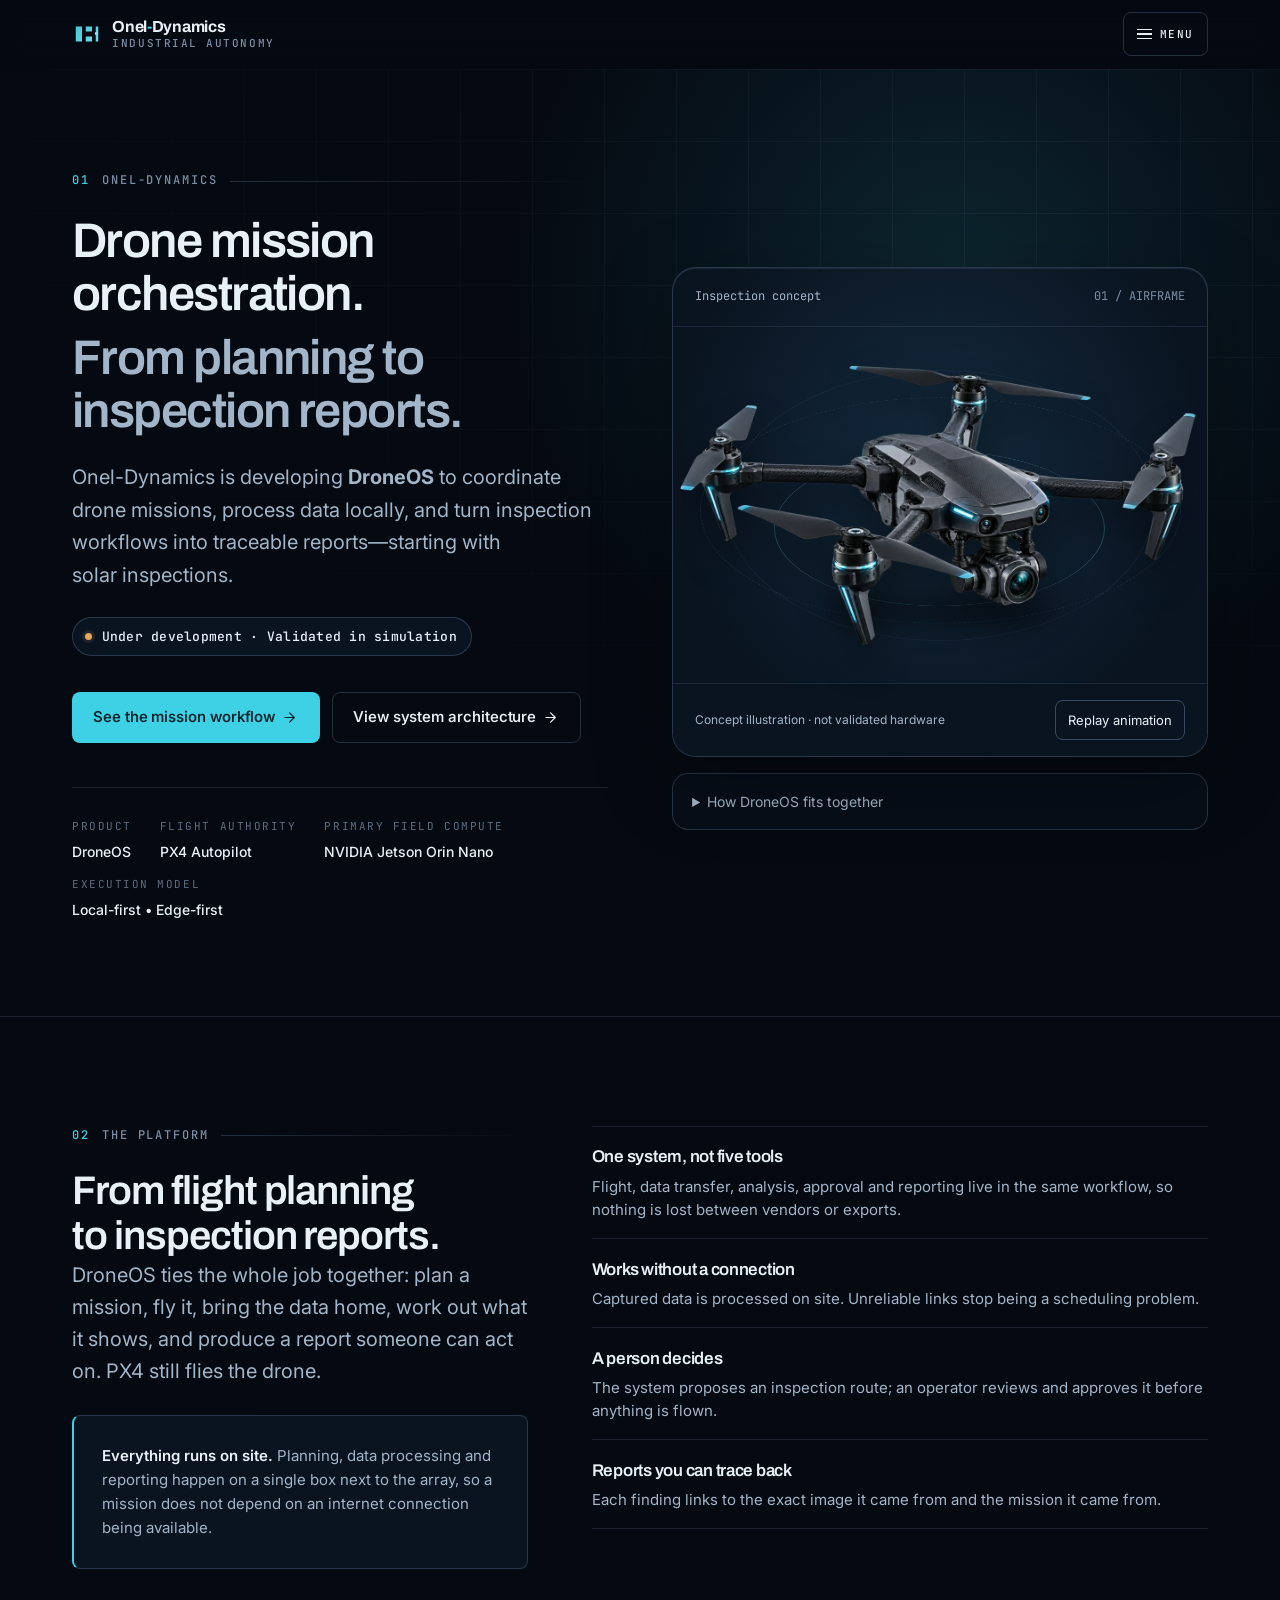
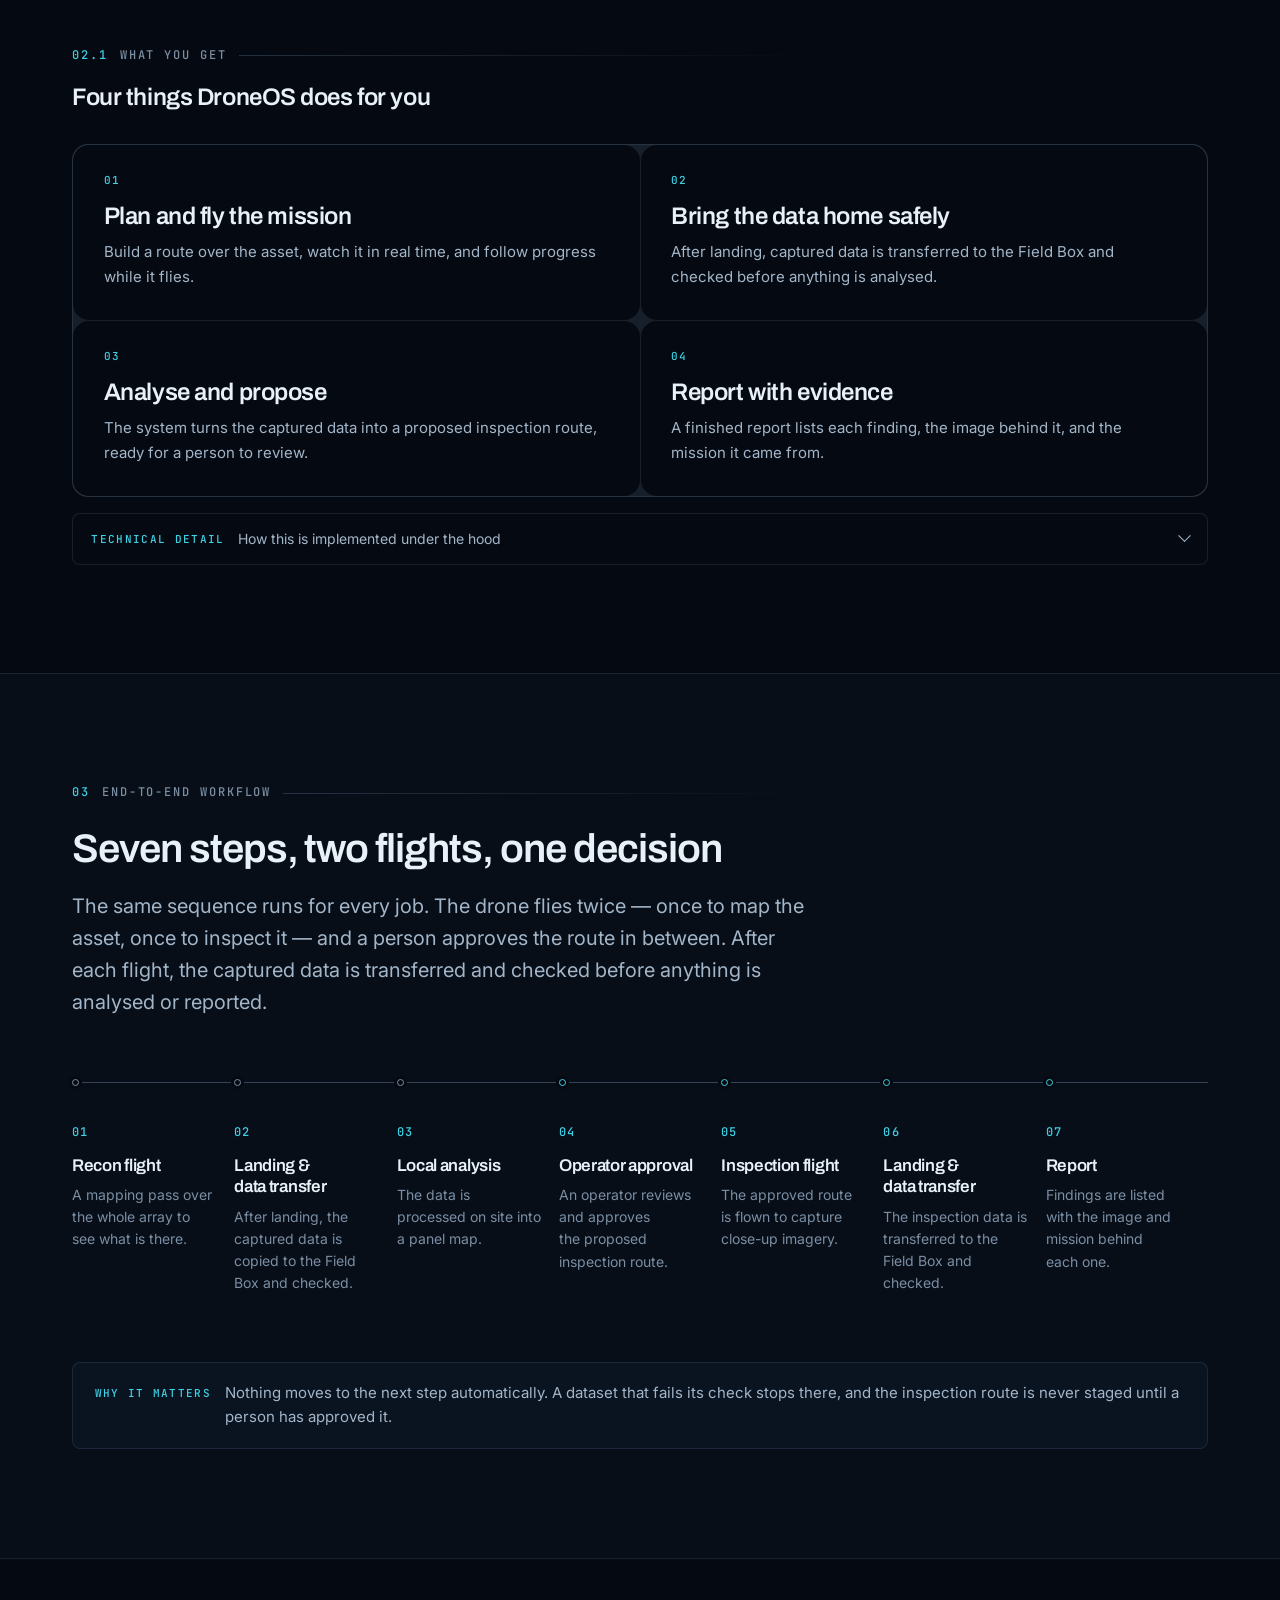
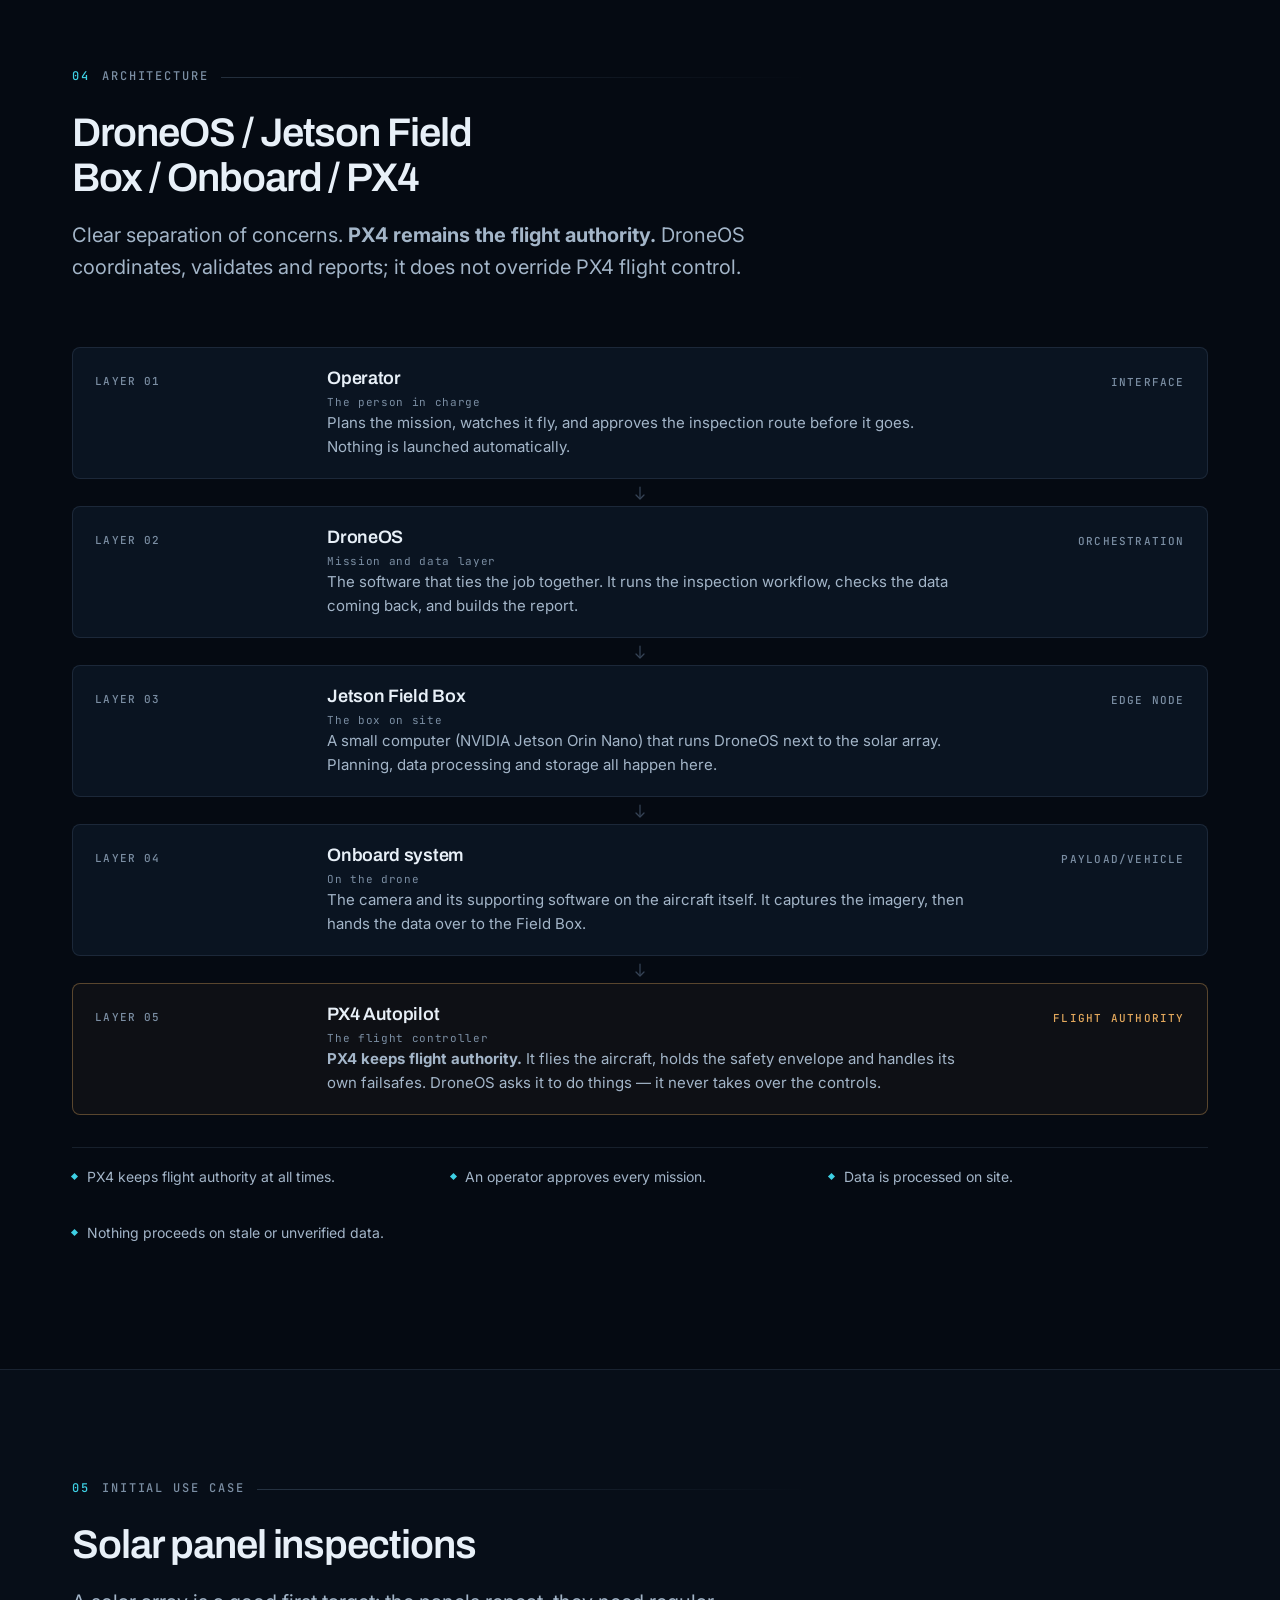
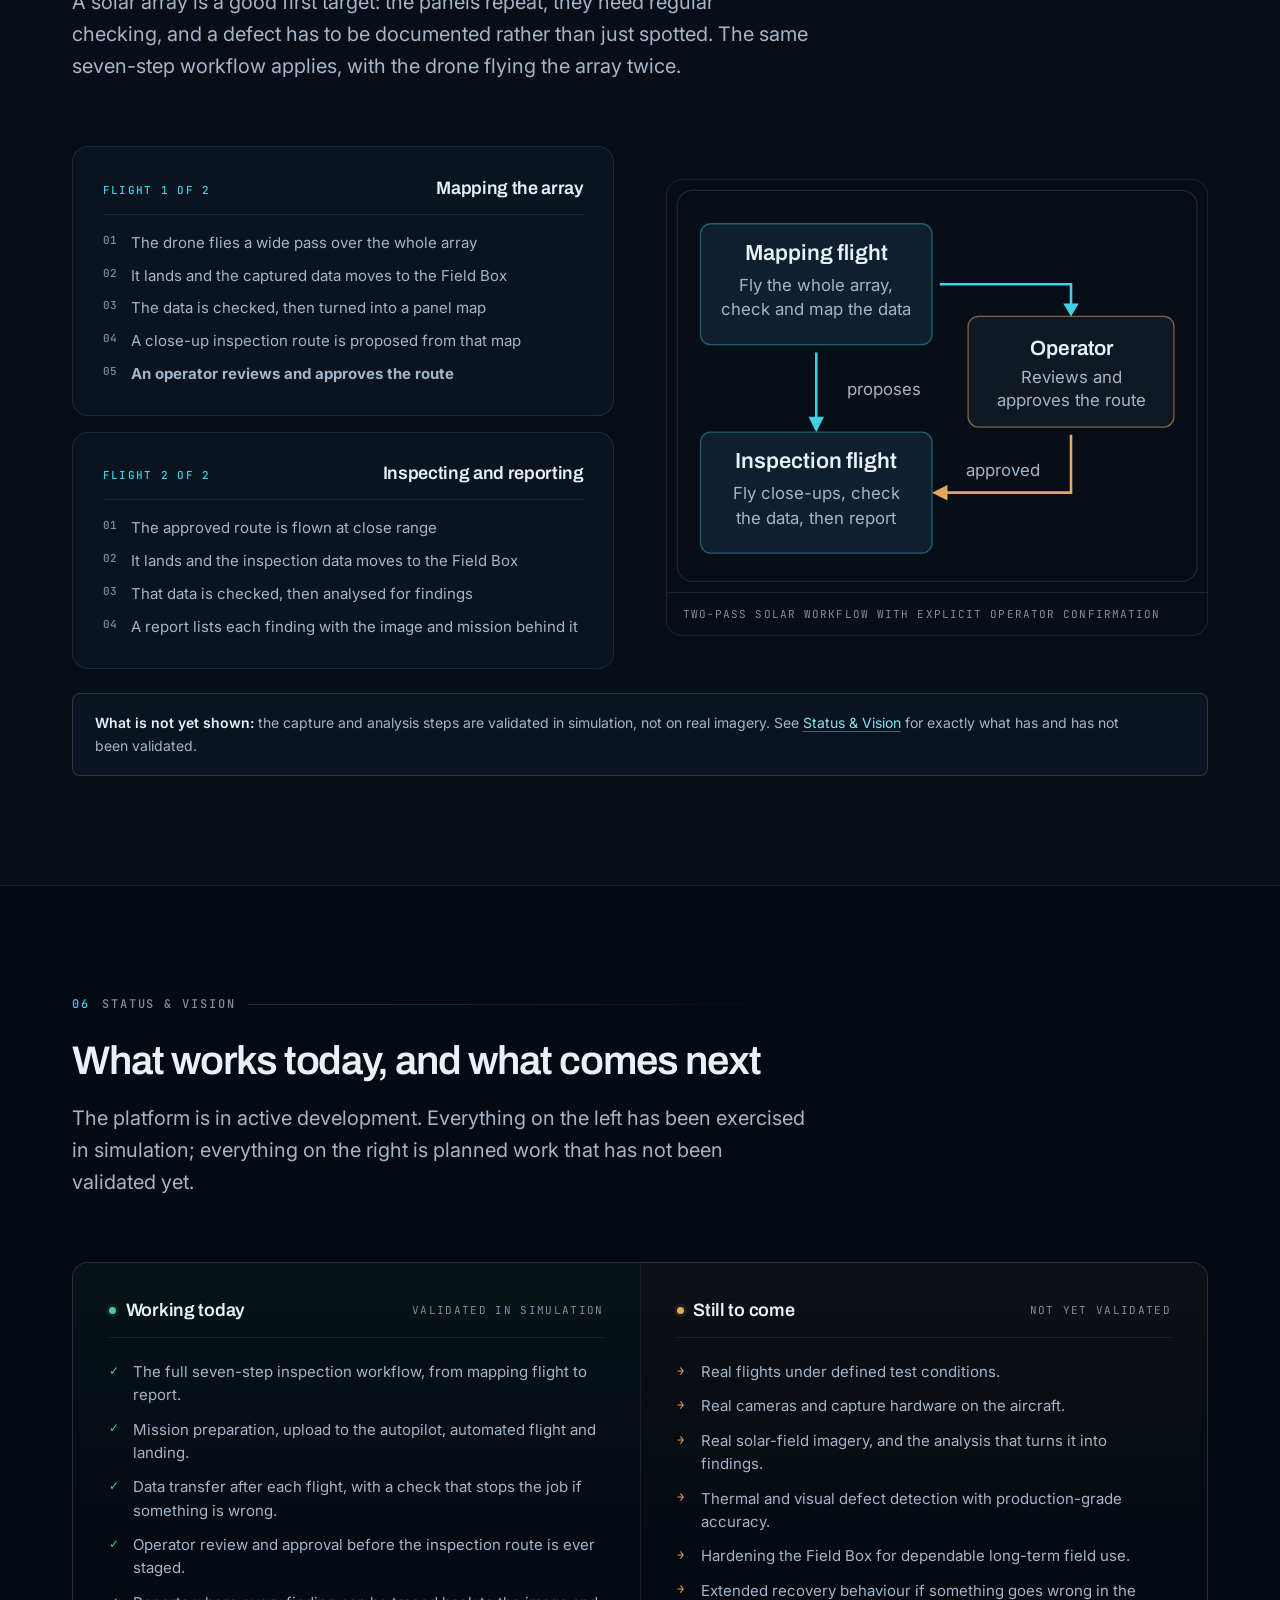
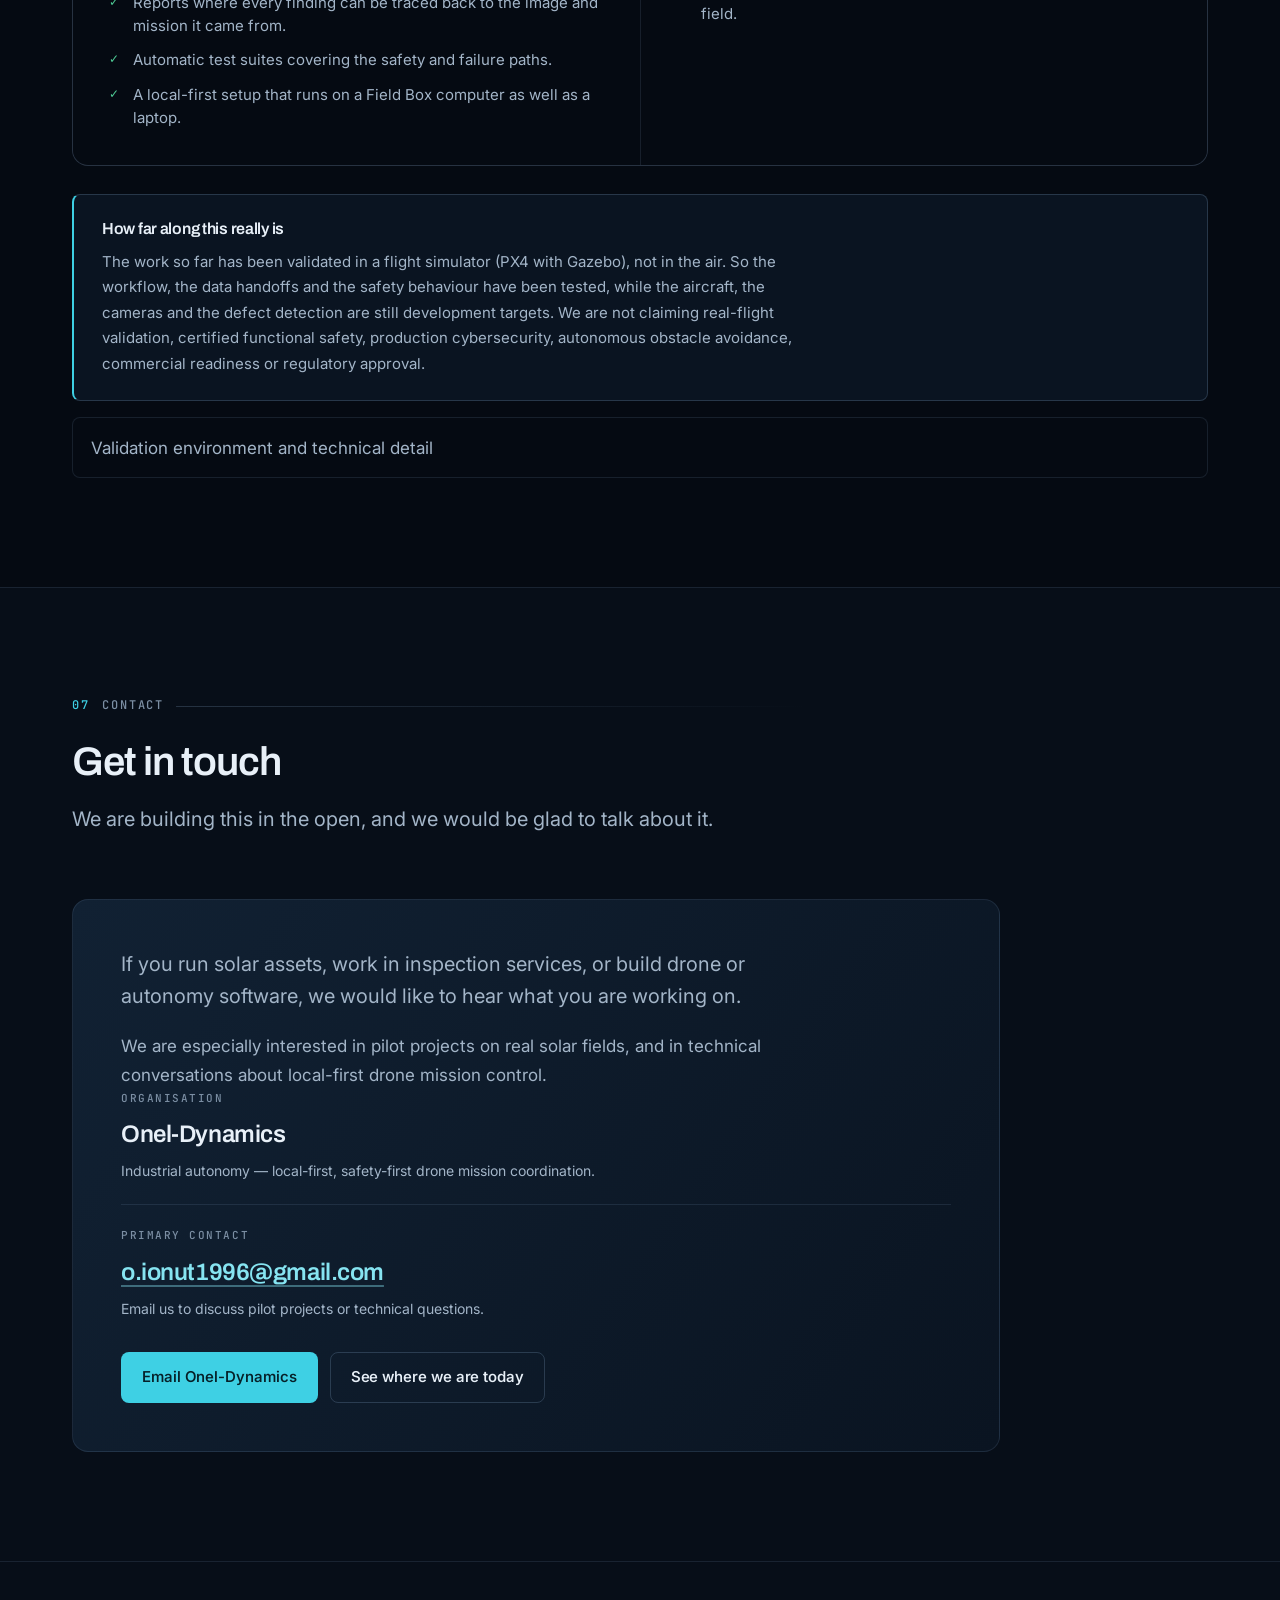
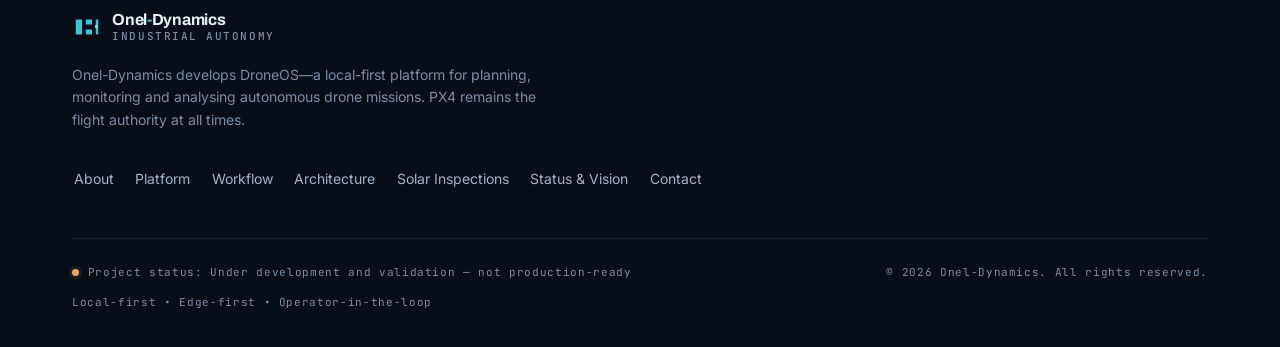
<file: index.html>
<!doctype html>
<html lang="en">

  <head>
    <meta charset="utf-8" />
    <meta name="viewport" content="width=device-width, initial-scale=1" />
    <title>Onel-Dynamics — Drone mission orchestration, from planning to inspection reports</title>
    <meta name="description"
      content="Onel-Dynamics is developing DroneOS to coordinate drone missions, process data locally and turn inspection workflows into traceable reports — starting with solar panel inspection." />
    <meta name="theme-color" content="#050a12" />

    <!-- Typeface -->
    <link rel="preconnect" href="https://fonts.googleapis.com" />
    <link rel="preconnect" href="https://fonts.gstatic.com" crossorigin />
    <link
      href="https://fonts.googleapis.com/css2?family=Archivo:wght@500;600&family=Inter:wght@400;500;550;600&family=JetBrains+Mono:wght@400;500&display=swap"
      rel="stylesheet" />

    <link rel="stylesheet" href="assets/css/styles.css" />

    <!-- Favicon (SVG, self-contained) -->
    <link rel="icon" href="assets/img/logo.svg" type="image/svg+xml" />
  </head>

  <body>
    <a class="skip-link" href="#main">Skip to content</a>

    <!-- Header -->
    <header class="header" id="top">
      <div class="shell header__inner">
        <a class="brand" href="#top" aria-label="Onel-Dynamics home">
          <svg class="brand__mark" viewBox="0 0 24 24" aria-hidden="true">
            <defs>
              <linearGradient id="m" x1="2" y1="2" x2="22" y2="22"
                gradientUnits="userSpaceOnUse">
                <stop stop-color="#3ed0e4" />
                <stop offset="1" stop-color="#7fe9f3" />
              </linearGradient>
            </defs>
            <path
              d="M3 18h5V6H3v12zm8 0h5v-4h-5v4zm0-8h5V6h-5v6zm8 8h2V6h-2v12z"
              fill="url(#m)" opacity=".95" />
            <circle cx="19.5" cy="11.5" r="1.25" fill="#86e4f1" />
          </svg>
          <div class="brand__text">
            <span class="brand__name">Onel<span>-</span>Dynamics</span>
            <span class="brand__sub">Industrial Autonomy</span>
          </div>
        </a>

        <nav class="nav" id="nav">
          <ul class="nav__list">
            <li><a class="nav__link" href="#about" aria-current="true">About</a></li>
            <li><a class="nav__link" href="#problem">Platform</a></li>
            <li><a class="nav__link" href="#workflow">Workflow</a></li>
            <li><a class="nav__link" href="#architecture">Architecture</a></li>
            <li><a class="nav__link" href="#usecase">Solar Inspections</a></li>
            <li><a class="nav__link" href="#status">Status & Vision</a></li>
            <li><a class="nav__link" href="#contact">Contact</a></li>
          </ul>
          <a class="nav__cta" href="mailto:o.ionut1996@gmail.com">Get in touch</a>
        </nav>

        <button class="nav-toggle" id="navToggle" aria-expanded="false"
          aria-controls="nav">
          <span class="visually-hidden">Toggle navigation</span>
          <div class="nav-toggle__bars">
            <span></span><span></span><span></span>
          </div>
          <span>Menu</span>
        </button>
      </div>
    </header>

    <main id="main">
      <!-- 1. Hero / Introduction -->
      <section class="hero section--flush" id="about">
        <div class="shell hero__grid">
          <div class="hero__copy">
            <p class="eyebrow">
              <span class="eyebrow__num">01</span>
              Onel-Dynamics
            </p>
            <h1 class="hero__title">
              Drone mission orchestration.<br />
              <em>From planning to inspection reports.</em>
            </h1>
            <p class="hero__lede">
              Onel-Dynamics is developing <strong>DroneOS</strong> to
              coordinate drone missions, process data locally, and turn
              inspection workflows into traceable reports—starting with solar
              inspections.
            </p>

            <p class="hero__status">
              <span class="hero__status-dot"></span>
              Under development · Validated in simulation
            </p>

            <div class="hero__actions">
              <a href="#workflow" class="btn btn--primary">
                See the mission workflow
                <svg class="btn__arrow" viewBox="0 0 16 16"
                  aria-hidden="true">
                  <path
                    d="M6 3l5 5-5 5M11 8H1"
                    fill="none"
                    stroke="currentColor"
                    stroke-width="1.25"
                    stroke-linecap="round"
                    stroke-linejoin="round" />
                </svg>
              </a>
              <a href="#architecture" class="btn btn--ghost">
                View system architecture
                <svg class="btn__arrow" viewBox="0 0 16 16"
                  aria-hidden="true">
                  <path
                    d="M6 3l5 5-5 5M11 8H1"
                    fill="none"
                    stroke="currentColor"
                    stroke-width="1.25"
                    stroke-linecap="round"
                    stroke-linejoin="round" />
                </svg>
              </a>
            </div>

            <dl class="hero__meta">
              <div>
                <dt>Product</dt>
                <dd>DroneOS</dd>
              </div>
              <div>
                <dt>Flight authority</dt>
                <dd>PX4 Autopilot</dd>
              </div>
              <div>
                <dt>Primary field compute</dt>
                <dd>NVIDIA Jetson Orin Nano</dd>
              </div>
              <div>
                <dt>Execution model</dt>
                <dd>Local-first • Edge-first</dd>
              </div>
            </dl>
          </div>

          <div class="hero__visual reveal" data-d="80">
            <figure class="drone-scene">
              <div class="drone-scene__heading">
                <span>Inspection concept</span>
                <span class="drone-scene__coordinate" aria-hidden="true">01 / AIRFRAME</span>
              </div>
              <div class="drone-scene__viewport" aria-hidden="true">
                <div class="drone-scene__orbit"></div>
                <div class="drone-scene__orbit drone-scene__orbit--outer"></div>
                <div class="drone-scene__crosshair"></div>
                <img class="drone-scene__aircraft" src="assets/img/drone-concept.webp" alt="" width="1200" height="800" fetchpriority="high" />
                <div class="drone-scene__shadow"></div>
              </div>
              <figcaption class="drone-scene__caption">
                <span>Concept illustration · not validated hardware</span>
                <button class="motion-toggle" id="motionToggle" type="button" aria-pressed="false" hidden>Pause animation</button>
              </figcaption>
            </figure>
            <details class="hero__system">
              <summary>How DroneOS fits together</summary>
          <div class="hero__figure">
            <div class="hero__figure-head">
              <span>System outline</span>
              <span>DroneOS • PX4 • Field Box</span>
            </div>
            <div class="hero__figure-body">
              <svg viewBox="0 0 600 300" role="img"
                aria-labelledby="sysTitle sysDesc">
                <title id="sysTitle">How DroneOS fits together</title>
                <desc id="sysDesc">The operator plans and approves missions on
                  the Jetson Field Box, where DroneOS runs locally. DroneOS
                  sends validated commands to the PX4 autopilot, which keeps
                  flight authority. Telemetry and reports return to the
                  operator.</desc>
                <rect x="8" y="8" width="584" height="284" rx="12"
                  fill="#070e18" stroke="rgba(146,180,216,.16)" />

                <!-- Row 1: operator -> DroneOS -> PX4 -->
                <rect x="34" y="44" width="164" height="88" rx="8"
                  fill="#0f1f30" stroke="rgba(146,180,216,.24)" />
                <text x="116" y="78" text-anchor="middle"
                  font-family="Archivo, Inter, sans-serif" font-size="19"
                  font-weight="600" fill="#e8f0f8">Operator</text>
                <text x="116" y="104" text-anchor="middle"
                  font-family="Inter, sans-serif" font-size="14"
                  fill="#a3b5c8">Plans and approves</text>

                <line x1="204" y1="88" x2="248" y2="88"
                  stroke="#3ed0e4" stroke-width="2" />
                <polygon points="244,82 258,88 244,94" fill="#3ed0e4" />

                <rect x="264" y="30" width="176" height="116" rx="8"
                  fill="#0f1f30" stroke="#3ed0e4" stroke-width="1.5" />
                <text x="352" y="64" text-anchor="middle"
                  font-family="Archivo, Inter, sans-serif" font-size="21"
                  font-weight="600" fill="#e8f0f8">DroneOS</text>
                <text x="352" y="90" text-anchor="middle"
                  font-family="Inter, sans-serif" font-size="14"
                  fill="#a3b5c8">Plans, processes,</text>
                <text x="352" y="112" text-anchor="middle"
                  font-family="Inter, sans-serif" font-size="14"
                  fill="#a3b5c8">reports — all local</text>

                <line x1="446" y1="88" x2="490" y2="88"
                  stroke="#e3a85c" stroke-width="2" />
                <polygon points="486,82 500,88 486,94" fill="#e3a85c" />

                <rect x="506" y="44" width="60" height="88" rx="8"
                  fill="#101824" stroke="rgba(227,168,92,.5)" />
                <text x="536" y="82" text-anchor="middle"
                  font-family="Archivo, Inter, sans-serif" font-size="19"
                  font-weight="600" fill="#e8f0f8">PX4</text>
                <text x="536" y="106" text-anchor="middle"
                  font-family="Inter, sans-serif" font-size="12"
                  fill="#a3b5c8">Flies the</text>
                <text x="536" y="122" text-anchor="middle"
                  font-family="Inter, sans-serif" font-size="12"
                  fill="#a3b5c8">drone</text>

                <!-- Flight authority marker -->
                <text x="536" y="152" text-anchor="middle"
                  font-family="Inter, sans-serif" font-size="12"
                  font-weight="600" fill="#e3a85c">Flight authority</text>

                <!-- Return path -->
                <path d="M536 172 v 34 H 116 V 140" fill="none"
                  stroke="rgba(146,180,216,.34)" stroke-width="1.5"
                  stroke-dasharray="5 5" />
                <polygon points="110,146 116,132 122,146" fill="#a3b5c8" />
                <text x="326" y="196" text-anchor="middle"
                  font-family="Inter, sans-serif" font-size="14"
                  fill="#a3b5c8">Live telemetry, mission state and inspection
                  reports</text>

                <!-- Field Box band -->
                <rect x="34" y="222" width="532" height="50" rx="8"
                  fill="rgba(62,208,228,.05)"
                  stroke="rgba(62,208,228,.28)" />
                <text x="300" y="245" text-anchor="middle"
                  font-family="Archivo, Inter, sans-serif" font-size="16"
                  font-weight="600" fill="#86e4f1">Jetson Field Box</text>
                <text x="300" y="264" text-anchor="middle"
                  font-family="Inter, sans-serif" font-size="13"
                  fill="#a3b5c8">One box on site — planning, data processing and
                  reporting, without an internet connection</text>
              </svg>
            </div>
            <div class="hero__figure-foot">
              <div>PX4 keeps flight control</div>
              <div>A person approves each mission</div>
              <div>Data stays on site</div>
            </div>
          </div>
            </details>
          </div>
        </div>
      </section>

      <!-- 2. Platform / Problem -->
      <section class="section" id="problem">
        <div class="shell">
          <div class="split">
            <div class="reveal">
              <p class="eyebrow"><span class="eyebrow__num">02</span> The
                platform</p>
              <h2>From flight planning to inspection reports.</h2>
              <p class="lede">
                DroneOS ties the whole job together: plan a mission, fly it,
                bring the data home, work out what it shows, and produce a
                report someone can act on. PX4 still flies the drone.
              </p>
              <div class="callout u-mt-md">
                <p>
                  <strong>Everything runs on site.</strong> Planning, data
                  processing and reporting happen on a single box next to the
                  array, so a mission does not depend on an internet connection
                  being available.
                </p>
              </div>
            </div>

            <div class="reveal" data-d="80">
              <ul class="benefit-list">
                <li>
                  <b>One system, not five tools</b>
                  <span>Flight, data transfer, analysis, approval and reporting
                    live in the same workflow, so nothing is lost between
                    vendors or exports.</span>
                </li>
                <li>
                  <b>Works without a connection</b>
                  <span>Captured data is processed on site. Unreliable links
                    stop being a scheduling problem.</span>
                </li>
                <li>
                  <b>A person decides</b>
                  <span>The system proposes an inspection route; an operator
                    reviews and approves it before anything is flown.</span>
                </li>
                <li>
                  <b>Reports you can trace back</b>
                  <span>Each finding links to the exact image it came from and
                    the mission it came from.</span>
                </li>
              </ul>
            </div>
          </div>

          <div class="u-mt-xl">
            <div class="section-head section-head--tight reveal">
              <p class="eyebrow eyebrow--tight"><span class="eyebrow__num">02.1
                </span> What you get</p>
              <h3>Four things DroneOS does for you</h3>
            </div>

            <div class="grid grid--2 reveal">
              <article class="card">
                <p class="card__index">01</p>
                <h3>Plan and fly the mission</h3>
                <p>
                  Build a route over the asset, watch it in real time, and
                  follow progress while it flies.
                </p>
              </article>

              <article class="card">
                <p class="card__index">02</p>
                <h3>Bring the data home safely</h3>
                <p>
                  After landing, captured data is transferred to the Field Box
                  and checked before anything is analysed.
                </p>
              </article>

              <article class="card">
                <p class="card__index">03</p>
                <h3>Analyse and propose</h3>
                <p>
                  The system turns the captured data into a proposed inspection
                  route, ready for a person to review.
                </p>
              </article>

              <article class="card">
                <p class="card__index">04</p>
                <h3>Report with evidence</h3>
                <p>
                  A finished report lists each finding, the image behind it, and
                  the mission it came from.
                </p>
              </article>
            </div>

            <details class="tech-details reveal" data-d="60">
              <summary>
                <span class="tech-details__label">Technical detail</span>
                <span class="tech-details__hint">How this is implemented
                under the hood</span>
                <span class="tech-details__chevron" aria-hidden="true"></span>
              </summary>
              <div class="tech-details__body">
                <p>
                  <strong>Mission orchestration</strong> — waypoint-based
                  missions, dynamic route generation, live path preview, and
                  staging boundaries. Mission identity and revision are carried
                  end to end so a stale plan cannot be flown.
                </p>
                <p>
                  <strong>Safety and integrity</strong> — position-dependent
                  commands fail closed when telemetry is stale, route and
                  geofence geometry are validated before upload, mission
                  execution identity is preserved, and emergency LAND/RTL
                  behaviour is retained.
                </p>
                <p>
                  <strong>Postflight pipeline</strong> — deterministic handoff
                  with pinned descriptors, identity validation and SHA-256
                  checksums at every transfer boundary, plus no-overwrite
                  publication into the durable artifact ledger.
                </p>
                <p>
                  <strong>Operator visibility</strong> — live telemetry and
                  state, route review, and explicit confirmation of the proposal
                  fingerprint and mission revision before Flight B is staged.
                </p>
              </div>
            </details>
          </div>
        </div>
      </section>

      <!-- 3. Workflow -->
      <section class="section section--alt" id="workflow">
        <div class="shell">
          <div class="section-head reveal">
            <p class="eyebrow"><span class="eyebrow__num">03</span> End-to-end
              workflow</p>
            <h2>Seven steps, two flights, one decision</h2>
            <p>
              The same sequence runs for every job. The drone flies twice — once
              to map the asset, once to inspect it — and a person approves the
              route in between. After each flight, the captured data is
              transferred and checked before anything is analysed or reported.
            </p>
          </div>

          <div class="flow">
            <article class="flow__step reveal" data-phase="a">
              <span class="flow__num">01</span>
              <h3>Recon flight</h3>
              <p>A mapping pass over the whole array to see what is
                there.</p>
            </article>
            <article class="flow__step reveal" data-phase="a">
              <span class="flow__num">02</span>
              <h3>Landing &amp; data transfer</h3>
              <p>After landing, the captured data is copied to the Field Box
                and checked.</p>
            </article>
            <article class="flow__step reveal" data-phase="a">
              <span class="flow__num">03</span>
              <h3>Local analysis</h3>
              <p>The data is processed on site into a panel map.</p>
            </article>
            <article class="flow__step reveal">
              <span class="flow__num">04</span>
              <h3>Operator approval</h3>
              <p>An operator reviews and approves the proposed inspection
                route.</p>
            </article>
            <article class="flow__step reveal" data-phase="b">
              <span class="flow__num">05</span>
              <h3>Inspection flight</h3>
              <p>The approved route is flown to capture close-up
                imagery.</p>
            </article>
            <article class="flow__step reveal" data-phase="b">
              <span class="flow__num">06</span>
              <h3>Landing &amp; data transfer</h3>
              <p>The inspection data is transferred to the Field Box and
                checked.</p>
            </article>
            <article class="flow__step reveal" data-phase="b">
              <span class="flow__num">07</span>
              <h3>Report</h3>
              <p>Findings are listed with the image and mission behind
                each one.</p>
            </article>
          </div>

          <div class="flow-note reveal" data-d="120">
            <span class="flow-note__tag">Why it matters</span>
            <p>
              Nothing moves to the next step automatically. A dataset that
              fails its check stops there, and the inspection route is never
              staged until a person has approved it.
            </p>
          </div>
        </div>
      </section>

      <!-- 4. Architecture -->
      <section class="section" id="architecture">
        <div class="shell">
          <div class="section-head reveal">
            <p class="eyebrow"><span class="eyebrow__num">04</span>
              Architecture</p>
            <h2>DroneOS / Jetson Field Box / Onboard / PX4</h2>
            <p>
              Clear separation of concerns. <strong>PX4 remains the flight
                authority.</strong> DroneOS coordinates, validates and
              reports; it does not override PX4 flight control.
            </p>
          </div>

          <div class="stack">
            <article class="stack__layer reveal">
              <div class="stack__id">Layer 01</div>
              <div>
                <h3 class="stack__name">Operator</h3>
                <p class="stack__kind">The person in charge</p>
                <div class="stack__desc">
                  <p>Plans the mission, watches it fly, and approves the
                    inspection route before it goes. Nothing is launched
                    automatically.</p>
                </div>
              </div>
              <div class="stack__role">Interface</div>
            </article>

            <div class="stack__axis reveal" aria-hidden="true">
              <svg viewBox="0 0 12 14">
                <path d="M6 1v10M2 9l4 4 4-4" stroke="currentColor"
                  stroke-width="1.25" fill="none" stroke-linecap="round"
                  stroke-linejoin="round" />
              </svg>
            </div>

            <article class="stack__layer reveal">
              <div class="stack__id">Layer 02</div>
              <div>
                <h3 class="stack__name">DroneOS</h3>
                <p class="stack__kind">Mission and data layer</p>
                <div class="stack__desc">
                  <p>The software that ties the job together. It runs the
                    inspection workflow, checks the data coming back, and
                    builds the report.</p>
                </div>
              </div>
              <div class="stack__role">Orchestration</div>
            </article>

            <div class="stack__axis reveal" aria-hidden="true">
              <svg viewBox="0 0 12 14">
                <path d="M6 1v10M2 9l4 4 4-4" stroke="currentColor"
                  stroke-width="1.25" fill="none" stroke-linecap="round"
                  stroke-linejoin="round" />
              </svg>
            </div>

            <article class="stack__layer reveal">
              <div class="stack__id">Layer 03</div>
              <div>
                <h3 class="stack__name">Jetson Field Box</h3>
                <p class="stack__kind">The box on site</p>
                <div class="stack__desc">
                  <p>A small computer (NVIDIA Jetson Orin Nano) that runs
                    DroneOS next to the solar array. Planning, data processing
                    and storage all happen here.</p>
                </div>
              </div>
              <div class="stack__role">Edge Node</div>
            </article>

            <div class="stack__axis reveal" aria-hidden="true">
              <svg viewBox="0 0 12 14">
                <path d="M6 1v10M2 9l4 4 4-4" stroke="currentColor"
                  stroke-width="1.25" fill="none" stroke-linecap="round"
                  stroke-linejoin="round" />
              </svg>
            </div>

            <article class="stack__layer reveal">
              <div class="stack__id">Layer 04</div>
              <div>
                <h3 class="stack__name">Onboard system</h3>
                <p class="stack__kind">On the drone</p>
                <div class="stack__desc">
                  <p>The camera and its supporting software on the aircraft
                    itself. It captures the imagery, then hands the data over
                    to the Field Box.</p>
                </div>
              </div>
              <div class="stack__role">Payload/Vehicle</div>
            </article>

            <div class="stack__axis reveal" aria-hidden="true">
              <svg viewBox="0 0 12 14">
                <path d="M6 1v10M2 9l4 4 4-4" stroke="currentColor"
                  stroke-width="1.25" fill="none" stroke-linecap="round"
                  stroke-linejoin="round" />
              </svg>
            </div>

            <article class="stack__layer stack__layer--authority reveal">
              <div class="stack__id">Layer 05</div>
              <div>
                <h3 class="stack__name">PX4 Autopilot</h3>
                <p class="stack__kind">The flight controller</p>
                <div class="stack__desc">
                  <p>
                    <strong>PX4 keeps flight authority.</strong> It flies the
                    aircraft, holds the safety envelope and handles its own
                    failsafes. DroneOS asks it to do things — it never takes
                    over the controls.
                  </p>
                </div>
              </div>
              <div class="stack__role">Flight Authority</div>
            </article>
          </div>

          <ul class="principles reveal" data-d="120">
            <li>PX4 keeps flight authority at all times.</li>
            <li>An operator approves every mission.</li>
            <li>Data is processed on site.</li>
            <li>Nothing proceeds on stale or unverified data.</li>
          </ul>
        </div>
      </section>

      <!-- 5. Use case -->
      <section class="section section--alt" id="usecase">
        <div class="shell">
          <div class="section-head reveal">
            <p class="eyebrow"><span class="eyebrow__num">05</span> Initial
              use case</p>
            <h2>Solar panel inspections</h2>
            <p>
              A solar array is a good first target: the panels repeat, they
              need regular checking, and a defect has to be documented rather
              than just spotted. The same seven-step workflow applies, with
              the drone flying the array twice.
            </p>
          </div>

          <div class="usecase">
            <div>
              <article class="pass reveal">
                <header class="pass__head">
                  <span class="pass__label">Flight 1 of 2</span>
                  <h3 class="pass__title">Mapping the array</h3>
                </header>
                <ol>
                  <li>The drone flies a wide pass over the whole array</li>
                  <li>It lands and the captured data moves to the Field
                    Box</li>
                  <li>The data is checked, then turned into a panel map</li>
                  <li>A close-up inspection route is proposed from that map</li>
                  <li><strong>An operator reviews and approves the
                    route</strong></li>
                </ol>
              </article>

              <article class="pass reveal" data-d="60">
                <header class="pass__head">
                  <span class="pass__label">Flight 2 of 2</span>
                  <h3 class="pass__title">Inspecting and reporting</h3>
                </header>
                <ol>
                  <li>The approved route is flown at close range</li>
                  <li>It lands and the inspection data moves to the Field
                    Box</li>
                  <li>That data is checked, then analysed for findings</li>
                  <li>A report lists each finding with the image and mission
                    behind it</li>
                </ol>
              </article>
            </div>

            <figure class="usecase__figure reveal" data-d="80">
              <svg viewBox="0 0 420 320" role="img"
                aria-labelledby="solarTitle solarDesc">
                <title id="solarTitle">How a solar inspection job runs</title>
                <desc id="solarDesc">A mapping flight produces a panel map and
                  a proposed inspection route. An operator approves it. A
                  second flight inspects the panels and its data is checked
                  before a report is produced.</desc>
                <rect x="8" y="8" width="404" height="304" rx="12"
                  fill="#070e18" stroke="rgba(146,180,216,.16)" />

                <rect x="26" y="34" width="180" height="94" rx="8"
                  fill="#0f1f30" stroke="rgba(62,208,228,.4)" />
                <text x="116" y="62" text-anchor="middle"
                  font-family="Archivo, Inter, sans-serif" font-size="17"
                  font-weight="600" fill="#e8f0f8">Mapping flight</text>
                <text x="116" y="86" text-anchor="middle"
                  font-family="Inter, sans-serif" font-size="13"
                  fill="#a3b5c8">Fly the whole array,</text>
                <text x="116" y="105" text-anchor="middle"
                  font-family="Inter, sans-serif" font-size="13"
                  fill="#a3b5c8">check and map the data</text>

                <rect x="234" y="106" width="160" height="86" rx="8"
                  fill="#101824" stroke="rgba(227,168,92,.55)" />
                <text x="314" y="136" text-anchor="middle"
                  font-family="Archivo, Inter, sans-serif" font-size="16"
                  font-weight="600" fill="#e8f0f8">Operator</text>
                <text x="314" y="158" text-anchor="middle"
                  font-family="Inter, sans-serif" font-size="13"
                  fill="#a3b5c8">Reviews and</text>
                <text x="314" y="176" text-anchor="middle"
                  font-family="Inter, sans-serif" font-size="13"
                  fill="#a3b5c8">approves the route</text>

                <rect x="26" y="196" width="180" height="94" rx="8"
                  fill="#0f1f30" stroke="rgba(62,208,228,.4)" />
                <text x="116" y="224" text-anchor="middle"
                  font-family="Archivo, Inter, sans-serif" font-size="17"
                  font-weight="600" fill="#e8f0f8">Inspection flight</text>
                <text x="116" y="248" text-anchor="middle"
                  font-family="Inter, sans-serif" font-size="13"
                  fill="#a3b5c8">Fly close-ups, check</text>
                <text x="116" y="267" text-anchor="middle"
                  font-family="Inter, sans-serif" font-size="13"
                  fill="#a3b5c8">the data, then report</text>

                <path d="M116 134 v 56" stroke="#3ed0e4" stroke-width="2" />
                <polygon points="110,184 116,196 122,184" fill="#3ed0e4" />
                <text x="140" y="167" text-anchor="start"
                  font-family="Inter, sans-serif" font-size="13"
                  fill="#a3b5c8">proposes</text>

                <path d="M212 81 H 314 V 100" fill="none"
                  stroke="#3ed0e4" stroke-width="2" />
                <polygon points="308,96 314,106 320,96" fill="#3ed0e4" />

                <path d="M314 198 V 243 H 212" fill="none"
                  stroke="#e3a85c" stroke-width="2" />
                <polygon points="218,237 206,243 218,249" fill="#e3a85c" />
                <text x="290" y="230" text-anchor="end"
                  font-family="Inter, sans-serif" font-size="13"
                  fill="#a3b5c8">approved</text>
              </svg>
              <figcaption class="usecase__caption">Two-pass Solar workflow
                with explicit operator confirmation</figcaption>
            </figure>
          </div>

          <div class="disclosure reveal" data-d="120">
            <p>
              <strong>What is not yet shown:</strong> the capture and
              analysis steps are validated in simulation, not on real imagery.
              See <a href="#status">Status &amp; Vision</a> for exactly what has
              and has not been validated.
            </p>
          </div>
        </div>
      </section>

      <!-- 6. Status & Future Vision -->
      <section class="section" id="status">
        <div class="shell">
          <div class="section-head reveal">
            <p class="eyebrow"><span class="eyebrow__num">06</span> Status &amp;
              Vision</p>
            <h2>What works today, and what comes next</h2>
            <p>
              The platform is in active development. Everything on the left has
              been exercised in simulation; everything on the right is planned
              work that has not been validated yet.
            </p>
          </div>

          <div class="status">
            <div class="status__col status__col--now reveal">
              <header class="status__col-head">
                <span class="status__dot"></span>
                <h3>Working today</h3>
                <span class="status__legend">Validated in simulation</span>
              </header>
              <ul class="status__list">
                <li>The full seven-step inspection workflow, from mapping
                  flight to report.</li>
                <li>Mission preparation, upload to the autopilot, automated
                  flight and landing.</li>
                <li>Data transfer after each flight, with a check that stops
                  the job if something is wrong.</li>
                <li>Operator review and approval before the inspection route
                  is ever staged.</li>
                <li>Reports where every finding can be traced back to the
                  image and mission it came from.</li>
                <li>Automatic test suites covering the safety and failure
                  paths.</li>
                <li>A local-first setup that runs on a Field Box computer as
                  well as a laptop.</li>
              </ul>
            </div>

            <div class="status__col status__col--next reveal" data-d="80">
              <header class="status__col-head">
                <span class="status__dot"></span>
                <h3>Still to come</h3>
                <span class="status__legend">Not yet validated</span>
              </header>
              <ul class="status__list">
                <li>Real flights under defined test conditions.</li>
                <li>Real cameras and capture hardware on the aircraft.</li>
                <li>Real solar-field imagery, and the analysis that turns it
                  into findings.</li>
                <li>Thermal and visual defect detection with production-grade
                  accuracy.</li>
                <li>Hardening the Field Box for dependable long-term field
                  use.</li>
                <li>Extended recovery behaviour if something goes wrong in
                  the field.</li>
              </ul>
            </div>
          </div>

          <div class="status__scope reveal" data-d="120">
            <h3 class="status__scope-title">How far along this really is</h3>
            <p>
              The work so far has been validated in a flight simulator
              (PX4 with Gazebo), not in the air. So the workflow, the data
              handoffs and the safety behaviour have been tested, while the
              aircraft, the cameras and the defect detection are still
              development targets. We are not claiming real-flight validation,
              certified functional safety, production cybersecurity,
              autonomous obstacle avoidance, commercial readiness or
              regulatory approval.
            </p>
          </div>

          <details class="tech-details reveal" data-d="140">
            <summary>Validation environment and technical detail</summary>
            <div class="tech-details__body">
              <p>
                Validation ran against PX4 v1.16.2 SITL with Gazebo, Python
                3.12, and Docker for the backend and dashboard. A
                laptop-hosted simulator is development and test
                infrastructure, not the intended Field Box product.
              </p>
              <ul>
                <li>Mission identity, revision and checksum integrity
                  (SHA-256) are enforced; mismatches stop the job.</li>
                <li>Report and workflow state names used by the runtime
                  include <code>REPORT_READY</code> and its pre-staging
                  states.</li>
                <li>Fail-closed boundaries and bounded recovery are covered
                  by the safe test suite.</li>
                <li>Capture currently uses deterministic demo providers in
                  place of physical drone-side camera hardware.</li>
              </ul>
            </div>
          </details>
        </div>
      </section>

      <!-- 7. Contact & Footer -->
      <section class="section section--alt" id="contact">
        <div class="shell">
          <div class="section-head reveal">
            <p class="eyebrow"><span class="eyebrow__num">07</span> Contact
            </p>
            <h2>Get in touch</h2>
            <p>
              We are building this in the open, and we would be glad to talk
              about it.
            </p>
          </div>

          <div class="contact">
            <div class="contact__panel reveal">
              <p class="lede">
                If you run solar assets, work in inspection services, or build
                drone or autonomy software, we would like to hear what you are
                working on.
              </p>
              <p class="prose u-mt-sm">
                We are especially interested in pilot projects on real solar
                fields, and in technical conversations about local-first drone
                mission control.
              </p>

              <div class="contact__row">
                <span class="contact__label">Organisation</span>
                <div class="contact__value">Onel-Dynamics</div>
                <p class="contact__note">
                  Industrial autonomy — local-first, safety-first drone
                  mission coordination.
                </p>
              </div>

              <div class="contact__row">
                <span class="contact__label">Primary contact</span>
                <div class="contact__value"><a href="mailto:o.ionut1996@gmail.com">o.ionut1996@gmail.com</a></div>
                <p class="contact__note">
                  Email us to discuss pilot projects or technical questions.
                </p>
              </div>

              <div class="contact__actions">
                <a href="mailto:o.ionut1996@gmail.com" class="btn btn--primary">Email Onel-Dynamics</a>
                <a href="#status" class="btn btn--ghost">See where we are
                  today</a>
              </div>
            </div>
          </div>
        </div>
      </section>
    </main>

    <footer class="footer">
      <div class="shell">
        <div class="footer__top">
          <div class="footer__about">
            <a class="brand" href="#top" aria-label="Onel-Dynamics home">
              <svg class="brand__mark" viewBox="0 0 24 24"
                aria-hidden="true">
                <path
                  d="M3 18h5V6H3v12zm8 0h5v-4h-5v4zm0-8h5V6h-5v6zm8 8h2V6h-2v12z"
                  fill="#3ed0e4" opacity=".95" />
                <circle cx="19.5" cy="11.5" r="1.25" fill="#86e4f1" />
              </svg>
              <div class="brand__text">
                <span class="brand__name">Onel<span>-</span>Dynamics</span>
                <span class="brand__sub">Industrial Autonomy</span>
              </div>
            </a>
            <p>
              Onel-Dynamics develops DroneOS—a local-first platform for
              planning, monitoring and analysing autonomous drone missions.
              PX4 remains the flight authority at all times.
            </p>
          </div>

          <nav class="footer__nav">
            <ul>
              <li><a href="#about">About</a></li>
              <li><a href="#problem">Platform</a></li>
              <li><a href="#workflow">Workflow</a></li>
              <li><a href="#architecture">Architecture</a></li>
              <li><a href="#usecase">Solar Inspections</a></li>
              <li><a href="#status">Status & Vision</a></li>
              <li><a href="#contact">Contact</a></li>
            </ul>
          </nav>
        </div>

        <div class="footer__bottom">
          <div class="footer__legal">
            <span class="status__dot"></span>
            <span>Project status: Under development and validation — not
              production-ready</span>
          </div>
          <div>
            © <span id="year">2026</span> Onel-Dynamics. All rights reserved.
          </div>
          <div class="mono muted">
            Local-first • Edge-first • Operator-in-the-loop
          </div>
        </div>
      </div>
    </footer>

    <script src="assets/js/main.js"></script>
  </body>

</html>
</file>
<file: assets/css/styles.css>
/* ==========================================================================
   Onel Dynamics — corporate site
   Design system: tokens, base, layout, components, motion, responsive
   ========================================================================== */

/* --------------------------------------------------------------------------
   1. Tokens
   -------------------------------------------------------------------------- */

:root {
  /* Surfaces — deep navy, low-glare, layered by elevation */
  --bg: #050a12;
  --bg-alt: #070e18;
  --surface: #0a1421;
  --surface-2: #0d1a2a;
  --surface-3: #112133;

  /* Hairlines */
  --line: rgba(146, 180, 216, 0.13);
  --line-2: rgba(146, 180, 216, 0.22);
  --line-3: rgba(146, 180, 216, 0.34);

  /* Text */
  --tx: #e8f0f8;
  --tx-2: #a3b5c8;
  --tx-3: #7b8ea3;

  /* Accent — single industrial cyan, used with restraint */
  --cyan: #3ed0e4;
  --cyan-2: #86e4f1;
  --cyan-ink: #062028;
  --cyan-dim: rgba(62, 208, 228, 0.1);
  --cyan-dim-2: rgba(62, 208, 228, 0.18);

  /* Semantic status colours — status meaning only, never decoration */
  --ok: #4ecb95;
  --ok-dim: rgba(78, 203, 149, 0.1);
  --warn: #e3a85c;
  --warn-dim: rgba(227, 168, 92, 0.1);

  /* Type scale (fluid) */
  --t-0: clamp(1rem, 0.965rem + 0.17vw, 1.0625rem);
  --t-1: clamp(1.0938rem, 1.04rem + 0.27vw, 1.25rem);
  --t-2: clamp(1.25rem, 1.13rem + 0.6vw, 1.5rem);
  --t-3: clamp(1.4375rem, 1.24rem + 0.98vw, 1.875rem);
  --t-4: clamp(1.75rem, 1.4rem + 1.75vw, 2.5rem);
  --t-5: clamp(2.125rem, 1.55rem + 2.87vw, 3.5rem);
  --t-6: clamp(2.4rem, 1.6rem + 3.6vw, 4.25rem);

  /* Families */
  --sans: "Inter", -apple-system, BlinkMacSystemFont, "Segoe UI", Roboto,
    "Helvetica Neue", Arial, sans-serif;
  --display: "Archivo", "Inter", -apple-system, BlinkMacSystemFont, "Segoe UI",
    Roboto, sans-serif;
  --mono: "JetBrains Mono", ui-monospace, SFMono-Regular, "SF Mono", Menlo,
    Consolas, "Liberation Mono", monospace;

  /* Rhythm */
  --gutter: clamp(1.25rem, 4vw, 2.5rem);
  --section-y: clamp(4.5rem, 8.5vw, 8.5rem);
  --maxw: 76rem;
  --maxw-prose: 44rem;

  --radius: 8px;
  --radius-lg: 16px;

  --header-h: 68px;

  --ease: cubic-bezier(0.22, 0.61, 0.36, 1);
  --dur: 0.22s;

  --shadow-1: 0 1px 2px rgba(0, 0, 0, 0.4);
  --shadow-2: 0 18px 40px -20px rgba(0, 0, 0, 0.7);
}

/* --------------------------------------------------------------------------
   2. Reset & base
   -------------------------------------------------------------------------- */

*,
*::before,
*::after {
  box-sizing: border-box;
}

* {
  margin: 0;
}

html {
  -webkit-text-size-adjust: 100%;
  scroll-behavior: smooth;
  scroll-padding-top: calc(var(--header-h) + 1.5rem);
}

body {
  min-height: 100%;
  background: var(--bg);
  color: var(--tx);
  font-family: var(--sans);
  font-size: var(--t-0);
  line-height: 1.65;
  font-weight: 400;
  -webkit-font-smoothing: antialiased;
  -moz-osx-font-smoothing: grayscale;
  text-rendering: optimizeLegibility;
  overflow-x: hidden;
}

body.is-locked {
  overflow: hidden;
}

img,
svg {
  display: block;
  max-width: 100%;
}

button {
  font: inherit;
  color: inherit;
  background: none;
  border: 0;
  cursor: pointer;
}

a {
  color: var(--cyan-2);
  text-decoration-color: rgba(134, 228, 241, 0.4);
  text-underline-offset: 0.2em;
}

a:hover {
  text-decoration-color: currentColor;
}

h1,
h2,
h3,
h4 {
  font-family: var(--display);
  font-weight: 600;
  line-height: 1.12;
  letter-spacing: -0.02em;
  text-wrap: balance;
  color: var(--tx);
}

h1 {
  font-size: var(--t-6);
  letter-spacing: -0.032em;
}

h2 {
  font-size: var(--t-4);
  letter-spacing: -0.026em;
}

h3 {
  font-size: var(--t-2);
  letter-spacing: -0.018em;
  line-height: 1.25;
}

h4 {
  font-size: var(--t-1);
  letter-spacing: -0.012em;
  line-height: 1.35;
}

p {
  text-wrap: pretty;
}

::selection {
  background: var(--cyan-dim-2);
  color: #fff;
}

:focus-visible {
  outline: 2px solid var(--cyan);
  outline-offset: 3px;
  border-radius: 2px;
}

/* --------------------------------------------------------------------------
   3. Layout primitives
   -------------------------------------------------------------------------- */

.shell {
  width: 100%;
  max-width: var(--maxw);
  margin-inline: auto;
  padding-inline: var(--gutter);
}

.section {
  position: relative;
  padding-block: var(--section-y);
  border-top: 1px solid var(--line);
}

.section--flush {
  border-top: 0;
}

.section--alt {
  background: var(--bg-alt);
}

.skip-link {
  position: absolute;
  left: 1rem;
  top: -100%;
  z-index: 200;
  padding: 0.7rem 1.1rem;
  background: var(--cyan);
  color: var(--cyan-ink);
  font-weight: 600;
  font-size: 0.9rem;
  border-radius: var(--radius);
  text-decoration: none;
  transition: top var(--dur) var(--ease);
}

.skip-link:focus {
  top: 1rem;
}

.visually-hidden {
  position: absolute !important;
  width: 1px;
  height: 1px;
  padding: 0;
  overflow: hidden;
  clip: rect(0 0 0 0);
  clip-path: inset(50%);
  white-space: nowrap;
  border: 0;
}

/* --------------------------------------------------------------------------
   4. Typographic helpers
   -------------------------------------------------------------------------- */

.eyebrow {
  display: flex;
  align-items: center;
  gap: 0.75rem;
  font-family: var(--mono);
  font-size: 0.75rem;
  font-weight: 500;
  letter-spacing: 0.16em;
  text-transform: uppercase;
  color: var(--tx-3);
  margin-bottom: 1.5rem;
}

.eyebrow::after {
  content: "";
  flex: 1;
  height: 1px;
  background: linear-gradient(90deg, var(--line-2), transparent);
}

.eyebrow__num {
  color: var(--cyan);
  font-weight: 500;
}

.eyebrow--tight {
  margin-bottom: 1rem;
}

.lede {
  font-size: var(--t-1);
  line-height: 1.6;
  color: var(--tx-2);
  max-width: var(--maxw-prose);
}

.prose {
  color: var(--tx-2);
  max-width: var(--maxw-prose);
}

.prose > * + * {
  margin-top: 1.1em;
}

.muted {
  color: var(--tx-3);
}

.mono {
  font-family: var(--mono);
}

.section-head {
  max-width: 46rem;
  margin-bottom: clamp(2.5rem, 5vw, 4rem);
}

/* :not() keeps .eyebrow (a direct child <p>) from inheriting the lead style. */
.section-head > p:not(.eyebrow) {
  margin-top: 1.15rem;
  font-size: var(--t-1);
  color: var(--tx-2);
  line-height: 1.6;
}

.section-head--tight {
  margin-bottom: 2rem;
}

/* Spacing utilities (kept here so no layout depends on inline styles) */
.u-mt-sm {
  margin-top: 1.25rem;
}

.u-mt-md {
  margin-top: 1.75rem;
}

.u-mt-xl {
  margin-top: clamp(3rem, 6vw, 5rem);
}

/* --------------------------------------------------------------------------
   5. Buttons
   -------------------------------------------------------------------------- */

.btn {
  display: inline-flex;
  align-items: center;
  gap: 0.55rem;
  padding: 0.75rem 1.25rem;
  border: 1px solid transparent;
  border-radius: var(--radius);
  font-family: var(--sans);
  font-size: 0.9375rem;
  font-weight: 550;
  letter-spacing: -0.005em;
  text-decoration: none;
  white-space: normal;
  transition:
    background-color var(--dur) var(--ease),
    border-color var(--dur) var(--ease),
    color var(--dur) var(--ease),
    transform var(--dur) var(--ease);
}

.btn:active {
  transform: translateY(1px);
}

.btn__arrow {
  width: 1em;
  height: 1em;
  flex: none;
  transition: transform var(--dur) var(--ease);
}

.btn:hover .btn__arrow {
  transform: translateX(3px);
}

.btn--primary {
  background: var(--cyan);
  color: var(--cyan-ink);
}

.btn--primary:hover {
  background: var(--cyan-2);
}

.btn--ghost {
  border-color: var(--line-2);
  color: var(--tx);
}

.btn--ghost:hover {
  border-color: var(--cyan);
  color: var(--cyan-2);
  background: var(--cyan-dim);
}

/* --------------------------------------------------------------------------
   6. Header / navigation
   -------------------------------------------------------------------------- */

.header {
  position: sticky;
  top: 0;
  z-index: 100;
  background: rgba(5, 10, 18, 0.82);
  backdrop-filter: saturate(150%) blur(12px);
  -webkit-backdrop-filter: saturate(150%) blur(12px);
  border-bottom: 1px solid transparent;
  transition:
    border-color var(--dur) var(--ease),
    background-color var(--dur) var(--ease);
}

.header.is-stuck {
  border-bottom-color: var(--line);
  background: rgba(5, 10, 18, 0.94);
}

.header__inner {
  display: flex;
  align-items: center;
  gap: 1.5rem;
  min-height: var(--header-h);
}

.brand {
  display: inline-flex;
  align-items: center;
  gap: 0.65rem;
  padding-block: 0.4rem;
  text-decoration: none;
  color: var(--tx);
  flex: none;
  margin-right: auto;
}

.brand__mark {
  width: 30px;
  height: 30px;
  flex: none;
  color: var(--cyan);
}

.brand__text {
  display: flex;
  flex-direction: column;
  line-height: 1.05;
}

.brand__name {
  font-family: var(--display);
  font-size: 1rem;
  font-weight: 700;
  letter-spacing: -0.02em;
}

.brand__name span {
  color: var(--cyan);
}

.brand__sub {
  font-family: var(--mono);
  font-size: 0.6875rem;
  font-weight: 500;
  letter-spacing: 0.14em;
  text-transform: uppercase;
  color: var(--tx-3);
  margin-top: 2px;
}

.nav {
  display: flex;
  align-items: center;
  gap: 0.25rem;
}

.nav__list {
  display: flex;
  align-items: center;
  gap: 0.15rem;
  list-style: none;
  padding: 0;
}

.nav__link {
  position: relative;
  display: block;
  padding: 0.7rem;
  font-size: 0.875rem;
  font-weight: 500;
  color: var(--tx-2);
  text-decoration: none;
  border-radius: var(--radius);
  transition: color var(--dur) var(--ease);
}

.nav__link::after {
  content: "";
  position: absolute;
  left: 0.7rem;
  right: 0.7rem;
  bottom: 0.5rem;
  height: 1px;
  background: var(--cyan);
  transform: scaleX(0);
  transform-origin: left;
  transition: transform var(--dur) var(--ease);
}

.nav__link:hover {
  color: var(--tx);
}

.nav__link[aria-current="true"] {
  color: var(--tx);
}

.nav__link[aria-current="true"]::after {
  transform: scaleX(1);
}

.nav__cta {
  margin-left: 0.75rem;
  padding: 0.75rem 1rem;
  border: 1px solid var(--line-2);
  border-radius: var(--radius);
  font-size: 0.875rem;
  font-weight: 550;
  color: var(--tx);
  text-decoration: none;
  transition:
    border-color var(--dur) var(--ease),
    color var(--dur) var(--ease),
    background-color var(--dur) var(--ease);
}

.nav__cta:hover {
  border-color: var(--cyan);
  color: var(--cyan-2);
  background: var(--cyan-dim);
}

.nav-toggle {
  display: none;
  align-items: center;
  gap: 0.5rem;
  padding: 0.72rem 0.85rem;
  border: 1px solid var(--line-2);
  border-radius: var(--radius);
  color: var(--tx);
  font-family: var(--mono);
  font-size: 0.6875rem;
  font-weight: 500;
  letter-spacing: 0.12em;
  text-transform: uppercase;
}

.nav-toggle__bars {
  display: grid;
  gap: 3px;
  width: 15px;
}

.nav-toggle__bars span {
  display: block;
  height: 1.5px;
  background: currentColor;
  transition:
    transform var(--dur) var(--ease),
    opacity var(--dur) var(--ease);
}

.nav-toggle[aria-expanded="true"] .nav-toggle__bars span:nth-child(1) {
  transform: translateY(4.5px) rotate(45deg);
}

.nav-toggle[aria-expanded="true"] .nav-toggle__bars span:nth-child(2) {
  opacity: 0;
}

.nav-toggle[aria-expanded="true"] .nav-toggle__bars span:nth-child(3) {
  transform: translateY(-4.5px) rotate(-45deg);
}

/* --------------------------------------------------------------------------
   7. Hero
   -------------------------------------------------------------------------- */

.hero {
  position: relative;
  padding-block: clamp(3.5rem, 8vw, 7rem) clamp(3.5rem, 7vw, 6rem);
  overflow: hidden;
  isolation: isolate;
}

/* Blueprint grid + single soft cyan bloom. No neon. */
.hero::before {
  content: "";
  position: absolute;
  inset: 0;
  z-index: -2;
  background-image:
    linear-gradient(var(--line) 1px, transparent 1px),
    linear-gradient(90deg, var(--line) 1px, transparent 1px);
  background-size: 72px 72px;
  background-position: center top;
  opacity: 0.55;
  -webkit-mask-image: radial-gradient(120% 90% at 78% 12%, #000 0%, transparent 72%);
  mask-image: radial-gradient(120% 90% at 78% 12%, #000 0%, transparent 72%);
}

.hero::after {
  content: "";
  position: absolute;
  z-index: -1;
  top: -28%;
  right: -12%;
  width: min(60rem, 90vw);
  aspect-ratio: 1;
  background: radial-gradient(
    circle,
    rgba(62, 208, 228, 0.14) 0%,
    rgba(62, 208, 228, 0.05) 38%,
    transparent 66%
  );
  pointer-events: none;
}

.hero__grid {
  display: grid;
  grid-template-columns: minmax(0, 1.12fr) minmax(0, 0.88fr);
  gap: clamp(2.5rem, 5vw, 4.5rem);
  align-items: center;
}

.hero__title {
  margin-block: 0 1.5rem;
}

.hero__title em {
  font-style: normal;
  color: var(--cyan);
}

.hero__lede {
  font-size: var(--t-1);
  line-height: 1.62;
  color: var(--tx-2);
  max-width: 34rem;
}

.hero__actions {
  display: flex;
  flex-wrap: wrap;
  gap: 0.75rem;
  margin-top: 2.25rem;
}

.hero__meta {
  display: flex;
  flex-wrap: wrap;
  gap: 0 1.75rem;
  margin-top: 2.75rem;
  padding-top: 1.5rem;
  border-top: 1px solid var(--line);
  font-family: var(--mono);
  font-size: 0.75rem;
  letter-spacing: 0.04em;
  color: var(--tx-3);
}

.hero__meta div {
  display: flex;
  flex-direction: column;
  gap: 0.3rem;
  padding-block: 0.35rem;
}

.hero__meta dt {
  font-size: 0.6875rem;
  letter-spacing: 0.14em;
  text-transform: uppercase;
  color: var(--tx-3);
  opacity: 0.75;
}

.hero__meta dd {
  margin: 0;
  color: var(--tx);
  font-family: var(--sans);
  font-size: 0.875rem;
  font-weight: 500;
  letter-spacing: 0;
}

/* Compact status line */
.hero__status {
  display: inline-flex;
  align-items: center;
  gap: 0.6rem;
  margin-top: 1.6rem;
  padding: 0.5rem 0.9rem 0.5rem 0.75rem;
  border: 1px solid var(--line-2);
  border-radius: 100px;
  background: var(--surface);
  font-family: var(--mono);
  font-size: 0.8125rem;
  font-weight: 500;
  letter-spacing: 0.02em;
  color: var(--tx);
}

.hero__status-dot {
  width: 7px;
  height: 7px;
  flex: none;
  border-radius: 50%;
  background: var(--warn);
  box-shadow: 0 0 0 3px var(--warn-dim);
}

/* Hero visual */
.hero__figure {
  position: relative;
  border: 1px solid var(--line);
  border-radius: var(--radius-lg);
  background:
    linear-gradient(180deg, var(--surface) 0%, var(--bg-alt) 100%);
  box-shadow: var(--shadow-2);
  overflow: hidden;
}

.hero__figure-head {
  display: flex;
  align-items: center;
  justify-content: space-between;
  gap: 1rem;
  padding: 0.6rem 0.9rem;
  border-bottom: 1px solid var(--line);
  font-family: var(--mono);
  font-size: 0.6875rem;
  letter-spacing: 0.12em;
  text-transform: uppercase;
  color: var(--tx-3);
}

.hero__figure-body {
  padding: 0.5rem;
}

.hero__figure svg {
  width: 100%;
  height: auto;
}

.hero__figure-foot {
  display: grid;
  grid-template-columns: repeat(3, minmax(0, 1fr));
  border-top: 1px solid var(--line);
}

.hero__figure-foot div {
  padding: 0.7rem 0.9rem;
  font-family: var(--mono);
  font-size: 0.6875rem;
  letter-spacing: 0.1em;
  text-transform: uppercase;
  color: var(--tx-3);
}

.hero__figure-foot div + div {
  border-left: 1px solid var(--line);
}

/* --------------------------------------------------------------------------
   8. Cards & grids
   -------------------------------------------------------------------------- */

.grid {
  display: grid;
  gap: 1px;
  background: var(--line);
  border: 1px solid var(--line);
  border-radius: var(--radius-lg);
  overflow: hidden;
}

.grid--2 {
  grid-template-columns: repeat(2, minmax(0, 1fr));
}

.card {
  position: relative;
  padding: clamp(1.4rem, 2.4vw, 2rem);
  background: var(--bg);
  transition: background-color var(--dur) var(--ease);
}

.section--alt .card {
  background: var(--bg-alt);
}

.card:hover {
  background: var(--surface);
}

/* Specificity must beat `.card p` — the index is also a <p>. */
.card p.card__index {
  font-family: var(--mono);
  font-size: 0.6875rem;
  font-weight: 500;
  letter-spacing: 0.1em;
  line-height: 1;
  color: var(--cyan);
  margin-bottom: 0.9rem;
}

.card h3 {
  margin-bottom: 0.6rem;
}

.card p {
  color: var(--tx-2);
  font-size: 0.9375rem;
  line-height: 1.62;
}

/* --------------------------------------------------------------------------
   9. Problem / split layout
   -------------------------------------------------------------------------- */

.split {
  display: grid;
  grid-template-columns: minmax(0, 0.85fr) minmax(0, 1.15fr);
  gap: clamp(2rem, 5vw, 4.5rem);
  align-items: start;
}

.benefit-list {
  list-style: none;
  padding: 0;
  margin: 0;
  border-top: 1px solid var(--line);
}

.benefit-list li {
  padding: 1.05rem 0;
  border-bottom: 1px solid var(--line);
}

.benefit-list b {
  display: block;
  font-family: var(--display);
  font-weight: 600;
  font-size: 1.0625rem;
  letter-spacing: -0.015em;
  color: var(--tx);
  margin-bottom: 0.2rem;
}

.benefit-list span {
  display: block;
  font-size: 0.9375rem;
  color: var(--tx-2);
  line-height: 1.55;
}

.callout {
  padding: clamp(1.25rem, 2.2vw, 1.75rem);
  border: 1px solid var(--line-2);
  border-left: 2px solid var(--cyan);
  border-radius: var(--radius);
  background: var(--surface);
}

.callout p {
  color: var(--tx-2);
  font-size: 0.9375rem;
  line-height: 1.6;
}

.callout strong {
  color: var(--tx);
  font-weight: 600;
}

/* --------------------------------------------------------------------------
   9b. Technical details (expandable)
   -------------------------------------------------------------------------- */

.tech-details {
  margin-top: 1rem;
  border: 1px solid var(--line);
  border-radius: var(--radius);
  background: var(--bg);
  transition: border-color var(--dur) var(--ease);
}

.tech-details[open] {
  border-color: var(--line-2);
  background: var(--surface);
}

.tech-details summary {
  display: flex;
  align-items: center;
  gap: 0.85rem;
  padding: 0.95rem 1.15rem;
  cursor: pointer;
  list-style: none;
  color: var(--tx-2);
  transition: color var(--dur) var(--ease);
}

.tech-details summary::-webkit-details-marker {
  display: none;
}

.tech-details summary:hover {
  color: var(--tx);
}

.tech-details__label {
  flex: none;
  font-family: var(--mono);
  font-size: 0.6875rem;
  font-weight: 500;
  letter-spacing: 0.12em;
  text-transform: uppercase;
  color: var(--cyan);
}

.tech-details__hint {
  flex: 1;
  font-size: 0.875rem;
  line-height: 1.4;
}

.tech-details__chevron {
  flex: none;
  width: 9px;
  height: 9px;
  border-right: 1.5px solid currentColor;
  border-bottom: 1.5px solid currentColor;
  transform: rotate(45deg) translate(-2px, -2px);
  transition: transform var(--dur) var(--ease);
}

.tech-details[open] .tech-details__chevron {
  transform: rotate(225deg) translate(-2px, -2px);
}

.tech-details__body {
  padding: 0 1.15rem 1.15rem;
  border-top: 1px solid var(--line);
  margin-top: -1px;
  padding-top: 1.1rem;
}

.tech-details__body p {
  font-size: 0.9375rem;
  line-height: 1.6;
  color: var(--tx-2);
  max-width: var(--maxw-prose);
}

.tech-details__body p + p {
  margin-top: 0.85rem;
}

.tech-details__body strong {
  color: var(--tx);
  font-weight: 600;
}

/* --------------------------------------------------------------------------
   10. Workflow rail
   -------------------------------------------------------------------------- */

.flow {
  display: grid;
  grid-template-columns: repeat(7, minmax(0, 1fr));
  gap: 0;
  counter-reset: step;
}

.flow__step {
  position: relative;
  min-width: 0;
  padding: 2.5rem 1.1rem 1.25rem 0;
  border-top: 1px solid var(--line);
}

/* Per-step rail stagger, declared here rather than inline. */
.flow__step:nth-child(1) { --i: 0; }
.flow__step:nth-child(2) { --i: 1; }
.flow__step:nth-child(3) { --i: 2; }
.flow__step:nth-child(4) { --i: 3; }
.flow__step:nth-child(5) { --i: 4; }
.flow__step:nth-child(6) { --i: 5; }
.flow__step:nth-child(7) { --i: 6; }

/* Connecting rail */
.flow__step::before {
  content: "";
  position: absolute;
  top: -1px;
  left: 0;
  height: 1px;
  width: 100%;
  background: var(--line-2);
  transform-origin: left;
  animation: rail-grow 1.1s var(--ease) backwards;
  animation-delay: calc(var(--i, 0) * 90ms);
}

.flow__step::after {
  content: "";
  position: absolute;
  top: -4px;
  left: 0;
  width: 7px;
  height: 7px;
  border-radius: 50%;
  background: var(--bg);
  border: 1px solid var(--cyan);
  box-shadow: 0 0 0 3px var(--bg);
}

.flow__num {
  display: block;
  font-family: var(--mono);
  font-size: 0.75rem;
  font-weight: 500;
  letter-spacing: 0.1em;
  color: var(--cyan);
  margin-bottom: 0.75rem;
}

.flow__step h3 {
  font-size: 1.0625rem;
  margin-bottom: 0.5rem;
}

.flow__step p {
  font-size: 0.875rem;
  line-height: 1.58;
  color: var(--tx-3);
}

.flow__step[data-phase="a"]::after {
  border-color: var(--tx-3);
}

.flow__step[data-phase="b"]::after {
  border-color: var(--cyan);
}

@keyframes rail-grow {
  from {
    transform: scaleX(0);
  }
  to {
    transform: scaleX(1);
  }
}

.flow-note {
  display: flex;
  gap: 0.9rem;
  margin-top: 3rem;
  padding: 1.15rem 1.35rem;
  border: 1px solid var(--line);
  border-radius: var(--radius);
  background: var(--surface);
  font-size: 0.9375rem;
  color: var(--tx-2);
  line-height: 1.6;
}

.flow-note__tag {
  flex: none;
  font-family: var(--mono);
  font-size: 0.6875rem;
  font-weight: 500;
  letter-spacing: 0.12em;
  text-transform: uppercase;
  color: var(--cyan);
  padding-top: 0.2rem;
}

/* --------------------------------------------------------------------------
   11. Architecture stack
   -------------------------------------------------------------------------- */

.stack {
  display: grid;
  gap: 0.3rem;
}

.stack__layer {
  display: grid;
  grid-template-columns: 13rem minmax(0, 1fr) 12rem;
  gap: 1.5rem;
  align-items: start;
  padding: 1.2rem 1.4rem;
  border: 1px solid var(--line);
  border-radius: var(--radius);
  background: var(--surface);
  transition:
    border-color var(--dur) var(--ease),
    background-color var(--dur) var(--ease);
}

.stack__layer:hover {
  border-color: var(--line-2);
  background: var(--surface-2);
}

.stack__layer--authority {
  border-color: rgba(227, 168, 92, 0.35);
  background: rgba(227, 168, 92, 0.045);
}

.stack__layer--authority:hover {
  border-color: rgba(227, 168, 92, 0.55);
  background: rgba(227, 168, 92, 0.07);
}

.stack__id {
  font-family: var(--mono);
  font-size: 0.6875rem;
  font-weight: 500;
  letter-spacing: 0.1em;
  text-transform: uppercase;
  color: var(--tx-3);
  padding-top: 0.3rem;
}

.stack__name {
  display: block;
  font-family: var(--display);
  font-size: 1.125rem;
  font-weight: 600;
  letter-spacing: -0.018em;
  color: var(--tx);
}

.stack__kind {
  display: block;
  font-family: var(--mono);
  font-size: 0.6875rem;
  letter-spacing: 0.06em;
  color: var(--tx-3);
  margin-top: 0.2rem;
}

.stack__desc {
  font-size: 0.9375rem;
  line-height: 1.6;
  color: var(--tx-2);
}

.stack__role {
  font-family: var(--mono);
  font-size: 0.6875rem;
  font-weight: 500;
  letter-spacing: 0.11em;
  text-transform: uppercase;
  text-align: right;
  padding-top: 0.35rem;
  color: var(--tx-3);
}

.stack__layer--authority .stack__role {
  color: var(--warn);
}

.stack__axis {
  display: flex;
  justify-content: center;
  padding: 0.1rem 0;
  color: var(--line-3);
}

.stack__axis svg {
  width: 12px;
  height: 14px;
}

.principles {
  display: grid;
  grid-template-columns: repeat(3, minmax(0, 1fr));
  gap: 0;
  margin: 2rem 0 0;
  padding: 0;
  border-top: 1px solid var(--line);
  list-style: none;
}

.principles li {
  padding: 1.1rem 1.25rem 1.1rem 0;
  font-size: 0.875rem;
  color: var(--tx-2);
  line-height: 1.5;
  display: flex;
  gap: 0.6rem;
  align-items: flex-start;
}

.principles li::before {
  content: "";
  flex: none;
  width: 5px;
  height: 5px;
  margin-top: 0.55em;
  background: var(--cyan);
  transform: rotate(45deg);
}

/* --------------------------------------------------------------------------
   12. Use case (solar)
   -------------------------------------------------------------------------- */

.usecase {
  display: grid;
  grid-template-columns: minmax(0, 1fr) minmax(0, 1fr);
  gap: clamp(2rem, 4vw, 3.5rem);
  align-items: center;
}

.pass {
  padding: clamp(1.4rem, 2.4vw, 1.85rem);
  border: 1px solid var(--line);
  border-radius: var(--radius-lg);
  background: var(--surface);
}

.pass + .pass {
  margin-top: 1rem;
}

.pass__head {
  display: flex;
  align-items: baseline;
  justify-content: space-between;
  gap: 1rem;
  padding-bottom: 0.9rem;
  margin-bottom: 1rem;
  border-bottom: 1px solid var(--line);
}

.pass__label {
  font-family: var(--mono);
  font-size: 0.6875rem;
  font-weight: 500;
  letter-spacing: 0.12em;
  text-transform: uppercase;
  color: var(--cyan);
}

.pass__title {
  font-family: var(--display);
  font-size: 1.125rem;
  font-weight: 600;
  letter-spacing: -0.018em;
}

.pass ol {
  margin: 0;
  padding: 0;
  list-style: none;
  counter-reset: pass;
}

.pass ol li {
  position: relative;
  counter-increment: pass;
  padding-left: 1.75rem;
  font-size: 0.9375rem;
  line-height: 1.55;
  color: var(--tx-2);
}

.pass ol li + li {
  margin-top: 0.6rem;
}

.pass ol li::before {
  content: counter(pass, decimal-leading-zero);
  position: absolute;
  left: 0;
  top: 0.1em;
  font-family: var(--mono);
  font-size: 0.6875rem;
  font-weight: 500;
  color: var(--tx-3);
}

.usecase__figure {
  border: 1px solid var(--line);
  border-radius: var(--radius-lg);
  background: var(--bg-alt);
  overflow: hidden;
}

.usecase__figure svg {
  width: 100%;
  height: auto;
}

.usecase__caption {
  padding: 0.75rem 1rem;
  border-top: 1px solid var(--line);
  font-family: var(--mono);
  font-size: 0.6875rem;
  letter-spacing: 0.1em;
  text-transform: uppercase;
  color: var(--tx-3);
}

/* --------------------------------------------------------------------------
   13. Status
   -------------------------------------------------------------------------- */

.status {
  display: grid;
  grid-template-columns: repeat(2, minmax(0, 1fr));
  gap: 1px;
  background: var(--line);
  border: 1px solid var(--line);
  border-radius: var(--radius-lg);
  overflow: hidden;
}

.status__col {
  padding: clamp(1.5rem, 3vw, 2.25rem);
  background: var(--bg);
}

.status__col--now {
  background: linear-gradient(180deg, rgba(78, 203, 149, 0.045), transparent 55%),
    var(--bg);
}

.status__col--next {
  background: linear-gradient(180deg, rgba(227, 168, 92, 0.04), transparent 55%),
    var(--bg);
}

.status__col-head {
  display: flex;
  align-items: center;
  gap: 0.6rem;
  padding-bottom: 1rem;
  margin-bottom: 1.35rem;
  border-bottom: 1px solid var(--line);
}

.status__dot {
  width: 7px;
  height: 7px;
  border-radius: 50%;
  flex: none;
}

.status__col--now .status__dot {
  background: var(--ok);
  box-shadow: 0 0 0 3px var(--ok-dim);
}

.status__col--next .status__dot {
  background: var(--warn);
  box-shadow: 0 0 0 3px var(--warn-dim);
}

.status__col h3 {
  font-size: 1.125rem;
  letter-spacing: -0.015em;
}

.status__legend {
  margin-left: auto;
  font-family: var(--mono);
  font-size: 0.6875rem;
  letter-spacing: 0.12em;
  text-transform: uppercase;
  color: var(--tx-3);
}

.status__list {
  list-style: none;
  padding: 0;
  margin: 0;
}

.status__list li {
  position: relative;
  padding-left: 1.5rem;
  font-size: 0.9375rem;
  line-height: 1.55;
  color: var(--tx-2);
}

.status__list li + li {
  margin-top: 0.7rem;
}

.status__list li::before {
  position: absolute;
  left: 0;
  top: 0.15em;
  font-family: var(--mono);
  font-size: 0.75rem;
  font-weight: 500;
}

.status__col--now .status__list li::before {
  content: "\2713";
  color: var(--ok);
}

.status__col--next .status__list li::before {
  content: "\2192";
  color: var(--warn);
}

.status__list strong {
  color: var(--tx);
  font-weight: 600;
}

.status__scope {
  margin-top: 1.75rem;
  padding: 1.5rem 1.75rem;
  border: 1px solid var(--line-2);
  border-left: 2px solid var(--cyan);
  border-radius: var(--radius);
  background: var(--surface);
}

.status__scope-title {
  font-size: 1rem;
  font-weight: 600;
  color: var(--tx);
  margin-bottom: 0.6rem;
}

.status__scope p {
  font-size: 0.9375rem;
  line-height: 1.7;
  color: var(--tx-2);
  max-width: 78ch;
}

.disclosure {
  margin-top: 1.5rem;
  padding: 1.15rem 1.35rem;
  border: 1px solid var(--line-2);
  border-radius: var(--radius);
  background: var(--surface);
  font-size: 0.875rem;
  line-height: 1.6;
  color: var(--tx-2);
}

.disclosure strong {
  color: var(--tx);
  font-weight: 600;
}

/* --------------------------------------------------------------------------
   14. Contact
   -------------------------------------------------------------------------- */

.contact {
  display: grid;
  grid-template-columns: minmax(0, 1fr) minmax(0, 0.85fr);
  gap: clamp(2rem, 5vw, 4rem);
  align-items: start;
}

.contact__panel {
  padding: clamp(1.5rem, 3vw, 2.25rem);
  border: 1px solid var(--line);
  border-radius: var(--radius-lg);
  background: var(--surface);
}

.contact__row + .contact__row {
  margin-top: 1.35rem;
  padding-top: 1.35rem;
  border-top: 1px solid var(--line);
}

.contact__label {
  display: block;
  font-family: var(--mono);
  font-size: 0.6875rem;
  font-weight: 500;
  letter-spacing: 0.14em;
  text-transform: uppercase;
  color: var(--tx-3);
  margin-bottom: 0.5rem;
}

.contact__value {
  overflow-wrap: anywhere;
  font-family: var(--display);
  font-size: var(--t-2);
  font-weight: 600;
  letter-spacing: -0.018em;
  color: var(--tx);
}

.contact__note {
  font-size: 0.875rem;
  color: var(--tx-2);
  line-height: 1.6;
  margin-top: 0.35rem;
}

.contact__actions {
  display: flex;
  flex-wrap: wrap;
  gap: 0.75rem;
  margin-top: 2rem;
}

/* --------------------------------------------------------------------------
   15. Footer
   -------------------------------------------------------------------------- */

.footer {
  border-top: 1px solid var(--line);
  background: var(--bg-alt);
  padding-block: 2.75rem 2.25rem;
}

.footer__top {
  display: flex;
  flex-wrap: wrap;
  gap: 1.5rem 2.5rem;
  align-items: flex-start;
  justify-content: space-between;
}

.footer__about {
  max-width: 30rem;
}

.footer__about p {
  margin-top: 0.85rem;
  font-size: 0.875rem;
  line-height: 1.6;
  color: var(--tx-3);
}

.footer__nav ul {
  display: flex;
  flex-wrap: wrap;
  gap: 0 1.15rem;
  list-style: none;
  padding: 0;
  margin: 0;
}

.footer__nav a {
  display: inline-block;
  padding: 0.75rem 0.1rem;
  font-size: 0.875rem;
  color: var(--tx-2);
  text-decoration: none;
}

.footer__nav a:hover {
  color: var(--cyan-2);
}

.footer__bottom {
  display: flex;
  flex-wrap: wrap;
  gap: 0.75rem 1.5rem;
  align-items: center;
  justify-content: space-between;
  margin-top: 2.25rem;
  padding-top: 1.5rem;
  border-top: 1px solid var(--line);
  font-family: var(--mono);
  font-size: 0.6875rem;
  letter-spacing: 0.06em;
  color: var(--tx-3);
}

.footer__legal {
  display: flex;
  align-items: center;
  gap: 0.55rem;
}

.footer__legal .status__dot {
  background: var(--warn);
  box-shadow: 0 0 0 3px var(--warn-dim);
}

/* --------------------------------------------------------------------------
   16. Motion — reveal
   -------------------------------------------------------------------------- */

.js .reveal {
  opacity: 0;
  transform: translateY(14px);
  transition:
    opacity 0.6s var(--ease),
    transform 0.6s var(--ease);
  transition-delay: var(--d, 0ms);
}

.js .reveal.is-in {
  opacity: 1;
  transform: none;
}

@media (prefers-reduced-motion: reduce) {
  html {
    scroll-behavior: auto;
  }

  *,
  *::before,
  *::after {
    animation-duration: 0.001ms !important;
    animation-iteration-count: 1 !important;
    transition-duration: 0.001ms !important;
    scroll-behavior: auto !important;
  }

  .js .reveal {
    opacity: 1;
    transform: none;
  }

  .flow__step::before {
    animation: none;
  }
}

/* --------------------------------------------------------------------------
   17. Responsive
   -------------------------------------------------------------------------- */

@media (max-width: 1200px) {
  .flow {
    grid-template-columns: repeat(4, minmax(0, 1fr));
    gap: 1.75rem 0;
  }
}

@media (max-width: 1080px) {
  .flow {
    grid-template-columns: repeat(3, minmax(0, 1fr));
  }

  .flow__step {
    padding-right: 1.5rem;
  }

  .principles {
    grid-template-columns: repeat(2, minmax(0, 1fr));
  }
}

@media (max-width: 960px) {
  :root {
    --header-h: 60px;
  }

  .hero__grid {
    grid-template-columns: minmax(0, 1fr);
    gap: 2.5rem;
  }

  .hero::before {
    opacity: 0.35;
  }

  .split,
  .usecase,
  .contact {
    grid-template-columns: minmax(0, 1fr);
  }

  .stack__layer {
    grid-template-columns: 9.5rem minmax(0, 1fr);
  }

  .stack__role {
    grid-column: 2;
    text-align: left;
    padding-top: 0;
  }
}

@media (max-width: 1280px) {
  html:not(.js) .header { position: relative; }
  html:not(.js) .header__inner { flex-wrap: wrap; }
  html:not(.js) .nav { width: 100%; flex-direction: column; align-items: stretch; padding-bottom: 1rem; }

  .js .nav-toggle {
    display: inline-flex;
  }

  .js .nav {
    position: fixed;
    inset: var(--header-h) 0 auto 0;
    flex-direction: column;
    align-items: stretch;
    gap: 0;
    padding: 0.75rem var(--gutter) 1.5rem;
    background: rgba(5, 10, 18, 0.985);
    backdrop-filter: blur(14px);
    -webkit-backdrop-filter: blur(14px);
    border-bottom: 1px solid var(--line);
    box-shadow: var(--shadow-2);
    transform: translateY(-8px);
    opacity: 0;
    visibility: hidden;
    pointer-events: none;
    transition:
      opacity var(--dur) var(--ease),
      transform var(--dur) var(--ease),
      visibility var(--dur) var(--ease);
    max-height: calc(100dvh - var(--header-h));
    overflow-y: auto;
  }

  .nav.is-open {
    transform: none;
    opacity: 1;
    visibility: visible;
    pointer-events: auto;
  }

  .nav__list {
    flex-direction: column;
    align-items: stretch;
    gap: 0;
  }

  .nav__list li + li {
    border-top: 1px solid var(--line);
  }

  .nav__link {
    padding: 0.9rem 0.25rem;
    font-size: 1rem;
  }

  .nav__link::after {
    display: none;
  }

  .nav__link[aria-current="true"] {
    color: var(--cyan);
  }

  .nav__cta {
    margin: 1rem 0 0;
    text-align: center;
    padding: 0.8rem 1rem;
    font-size: 0.9375rem;
  }
}

@media (max-width: 720px) {
  .grid--2,
  .status,
  .flow,
  .principles {
    grid-template-columns: minmax(0, 1fr);
  }

  .flow {
    gap: 0;
  }

  .flow__step {
    padding: 1.5rem 0 1.5rem 1.5rem;
    border-top: 0;
    border-left: 1px solid var(--line);
  }

  .flow__step::before {
    top: 0;
    left: 0;
    width: 1px;
    height: 100%;
    transform-origin: top;
  }

  .flow__step::after {
    top: 0.55rem;
    left: -4px;
  }

  .flow__num {
    margin-bottom: 0.45rem;
  }

  .flow-note {
    flex-direction: column;
    gap: 0.5rem;
  }

  .stack__layer {
    grid-template-columns: minmax(0, 1fr);
    gap: 0.85rem;
  }

  .stack__id {
    padding-top: 0;
  }

  .stack__role {
    grid-column: 1;
  }

  .hero__figure-foot {
    grid-template-columns: minmax(0, 1fr);
  }

  .hero__figure-foot div + div {
    border-left: 0;
    border-top: 1px solid var(--line);
  }

  .footer__top {
    flex-direction: column;
    gap: 1.75rem;
  }
}

@media (max-width: 480px) {
  .brand__sub {
    display: none;
  }

  .hero__actions .btn {
    width: 100%;
    justify-content: center;
  }
}

/* Coarse pointers: no hover-lift assumptions */
@media (hover: none) {
  .card:hover {
    background: var(--bg);
  }

  .section--alt .card:hover {
    background: var(--bg-alt);
  }
}

/* --------------------------------------------------------------------------
   18. Print
   -------------------------------------------------------------------------- */

/* Modern presentation: generous type, instrument-like framing and a quiet
   drone concept. Cyan remains the interactive/diagram accent. */
.hero__grid { grid-template-columns: minmax(0, 1fr) minmax(0, 1fr); gap: clamp(2rem, 5vw, 4rem); }
.hero__title { font-size: clamp(2.35rem, 3.8vw, 4rem); line-height: 1.08; }
.hero__title em { display: block; margin-top: .25em; color: var(--tx-2); }
.hero__visual { min-width: 0; }
.drone-scene { position: relative; border: 1px solid var(--line-2); border-radius: 24px; background: radial-gradient(ellipse at 50% 40%, #142b3e, var(--surface) 70%); overflow: hidden; box-shadow: 0 24px 80px rgba(0, 0, 0, .3), inset 0 1px 0 rgba(232, 240, 248, .08); }
.drone-scene__heading { display: flex; justify-content: space-between; flex-wrap: wrap; gap: .5rem; padding: 1.2rem 1.4rem; font-family: var(--mono); font-size: .75rem; color: var(--tx-2); border-bottom: 1px solid var(--line); }
.drone-scene__coordinate { color: var(--tx-3); }
.drone-scene__viewport { position: relative; aspect-ratio: 3 / 2; display: grid; place-items: center; isolation: isolate; }
.drone-scene__aircraft { position: relative; z-index: 2; width: 100%; height: 100%; object-fit: contain; filter: drop-shadow(0 20px 18px rgba(0, 0, 0, .4)); }
.drone-scene__orbit { position: absolute; width: 62%; aspect-ratio: 1; border: 1px solid rgba(134, 228, 241, .24); border-radius: 50%; transform: rotateX(62deg); bottom: -3%; }
.drone-scene__orbit--outer { --orbit-opacity: .6; width: 90%; bottom: -19%; border-style: dashed; opacity: .6; }
.drone-scene__crosshair { position: absolute; inset: 12% 10%; border: 1px solid var(--line); border-radius: 50%; opacity: .5; }
.drone-scene__shadow { position: absolute; z-index: 1; width: 45%; height: 8%; bottom: 16%; border-radius: 50%; background: rgba(0, 0, 0, .4); filter: blur(12px); }
.drone-scene__caption { display: flex; align-items: center; justify-content: space-between; flex-wrap: wrap; gap: .75rem; padding: 1rem 1.4rem; border-top: 1px solid var(--line); background: var(--surface); color: var(--tx-2); font-size: .75rem; }
.motion-toggle { min-height: 40px; padding: .45rem .75rem; border: 1px solid var(--line-3); border-radius: var(--radius); color: var(--tx); font-size: .8125rem; }
.motion-toggle:hover { border-color: var(--cyan); }
.motion-toggle[hidden] { display: none; }
.hero__system { margin-top: 1rem; border: 1px solid var(--line-2); border-radius: var(--radius-lg); background: var(--bg-alt); overflow: hidden; }
.hero__system summary { padding: 1rem 1.2rem; min-height: 48px; cursor: pointer; color: var(--tx-2); font-size: .875rem; }
.hero__system .hero__figure { border: 0; border-radius: 0; }
.card { border-radius: var(--radius-lg); }
.contact { grid-template-columns: minmax(0, 1fr); max-width: 58rem; }
.contact__panel { background: linear-gradient(125deg, var(--surface-3), var(--surface)); padding: clamp(1.4rem, 4vw, 3rem); }
.contact__actions .btn { min-height: 44px; }
.nav__cta { white-space: nowrap; }
.hero__copy { min-width: 0; }
.intro-ready .hero__visual { opacity: 1; transform: none; }
.intro-ready .drone-scene__aircraft { animation: drone-arrival 2.2s cubic-bezier(.16, 1, .3, 1) both; }
.intro-ready .drone-scene__shadow { animation: shadow-arrival 2.2s ease-out both; }
.intro-copy-ready .hero__copy > * { animation: intro-copy .75s cubic-bezier(.16, 1, .3, 1) backwards; }
.intro-copy-ready .hero__title { animation-delay: .1s; }
.intro-copy-ready .hero__lede { animation-delay: .2s; }
.intro-copy-ready .hero__status { animation-delay: .28s; }
.intro-copy-ready .hero__actions { animation-delay: .36s; }
.intro-copy-ready .hero__meta { animation-delay: .42s; }
.intro-ready .drone-scene__orbit { animation: orbit-arrival 1.4s ease-out both; }
.intro-ready .drone-scene__orbit--outer { animation-delay: .12s; }
.intro-paused .hero__copy > *,
.intro-paused .drone-scene__orbit,
.intro-paused .drone-scene__aircraft,
.intro-paused .drone-scene__shadow { animation-play-state: paused; }
@keyframes drone-arrival {
  0% { opacity: 0; transform: translate3d(18%, -12%, 0) scale(.86) rotate(-7deg); }
  55% { opacity: 1; }
  78% { transform: translate3d(-1%, 1%, 0) scale(1.01) rotate(.5deg); }
  100% { opacity: 1; transform: translate3d(0, 0, 0) scale(1) rotate(0); }
}
@keyframes shadow-arrival {
  from { opacity: 0; transform: scale(.65); }
  to { opacity: 1; transform: scale(1); }
}
@keyframes intro-copy {
  from { opacity: .25; transform: translateY(14px); }
  to { opacity: 1; transform: translateY(0); }
}
@keyframes orbit-arrival {
  from { opacity: 0; transform: rotateX(62deg) scale(.88); }
  to { opacity: var(--orbit-opacity, 1); transform: rotateX(62deg) scale(1); }
}
@media (max-width: 960px) {
  .hero__grid { grid-template-columns: minmax(0, 1fr); }
  .hero__visual { width: 100%; max-width: 42rem; margin-inline: auto; }
}
@media (max-width: 480px) {
  .hero__status { border-radius: var(--radius); font-size: .75rem; }
  .drone-scene { border-radius: var(--radius-lg); }
  .drone-scene__heading, .drone-scene__caption { padding-inline: 1rem; }
  .contact__actions .btn { width: 100%; justify-content: center; white-space: normal; text-align: center; }
}
@media (prefers-reduced-motion: reduce) {
  .intro-copy-ready .hero__copy > *,
  .intro-ready .drone-scene__orbit,
  .intro-ready .drone-scene__shadow,
  .drone-scene__aircraft { animation: none !important; }
  .motion-toggle { display: none; }
}

@media print {
  .header,
  .skip-link,
  .btn,
  .nav-toggle {
    display: none !important;
  }

  body {
    background: #fff;
    color: #000;
  }

  .section,
  .card,
  .stack__layer,
  .status__col,
  .contact__panel {
    border-color: #ccc;
    background: #fff;
    break-inside: avoid;
  }

  .js .reveal {
    opacity: 1;
    transform: none;
  }
}
</file>
